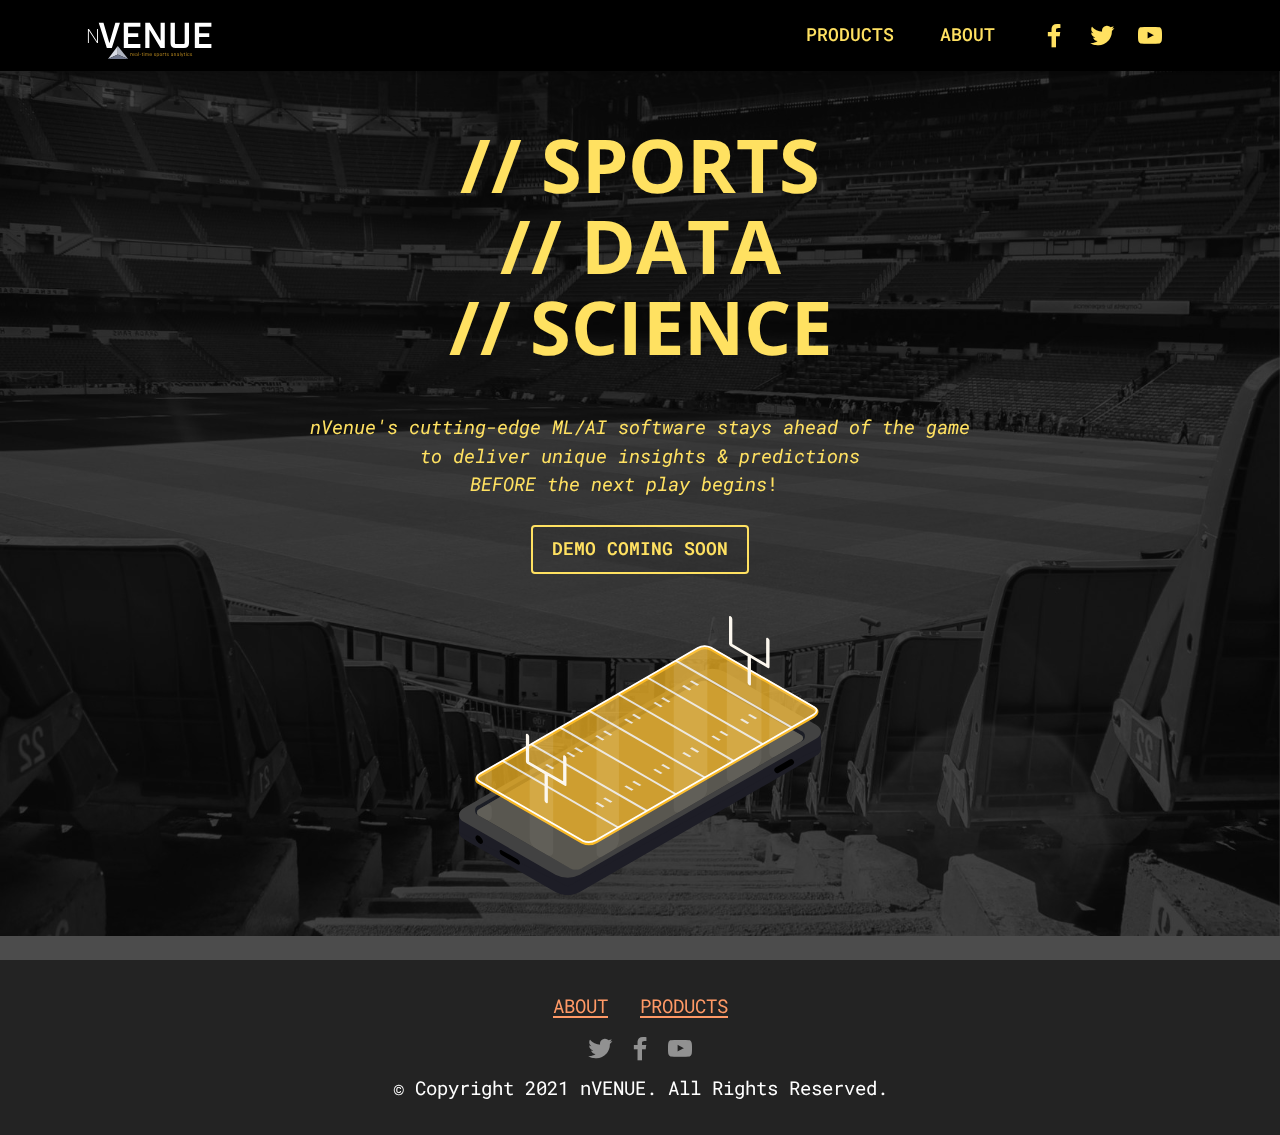
<file: index.html>
<!DOCTYPE html>
<html  >
<head>
  
  <meta charset="UTF-8">
  <meta http-equiv="X-UA-Compatible" content="IE=edge">
  
  <meta name="viewport" content="width=device-width, initial-scale=1, minimum-scale=1">
  <link rel="shortcut icon" href="assets/images/isometric-phone-gold-1.svg" type="image/x-icon">
  <meta name="description" content="nVenue uses data science connected to live sports to make awesome fan experiences. Our customers integrate our ready to go solutions --- saving dev time, costs, and getting awesome new tech in the market fast!">
  
  
  <title>Home</title>
  <link rel="stylesheet" href="assets/tether/tether.min.css">
  <link rel="stylesheet" href="assets/bootstrap/css/bootstrap.min.css">
  <link rel="stylesheet" href="assets/bootstrap/css/bootstrap-grid.min.css">
  <link rel="stylesheet" href="assets/bootstrap/css/bootstrap-reboot.min.css">
  <link rel="stylesheet" href="assets/dropdown/css/style.css">
  <link rel="stylesheet" href="assets/socicon/css/styles.css">
  <link rel="stylesheet" href="assets/theme/css/style.css">
  <link rel="preload" as="style" href="assets/mobirise/css/mbr-additional.css"><link rel="stylesheet" href="assets/mobirise/css/mbr-additional.css" type="text/css">
  
  
  
  
</head>
<body>
  
  <section class="menu menu3 cid-sribfBVKin" once="menu" id="menu3-2">
    
    <nav class="navbar navbar-dropdown navbar-fixed-top navbar-expand-lg">
        <div class="container">
            <div class="navbar-brand">
                <span class="navbar-logo">
                    <a href="index.html">
                        <img src="assets/images/nvenue-dark-transp.svg" alt="Nvenue" style="height: 3rem;">
                    </a>
                </span>
                
            </div>
            <button class="navbar-toggler" type="button" data-toggle="collapse" data-target="#navbarSupportedContent" aria-controls="navbarNavAltMarkup" aria-expanded="false" aria-label="Toggle navigation">
                <div class="hamburger">
                    <span></span>
                    <span></span>
                    <span></span>
                    <span></span>
                </div>
            </button>
            <div class="collapse navbar-collapse" id="navbarSupportedContent">
                <ul class="navbar-nav nav-dropdown nav-right" data-app-modern-menu="true"><li class="nav-item"><a class="nav-link link text-warning text-primary display-4" href="products.html">PRODUCTS</a></li>
                    <li class="nav-item"><a class="nav-link link text-warning text-primary display-4" href="about.html">
                            ABOUT</a></li></ul>
                <div class="icons-menu">
                    <a class="iconfont-wrapper" href="https://www.facebook.com/nVenueTech" target="_blank">
                        <span class="p-2 mbr-iconfont socicon-facebook socicon"></span>
                    </a>
                    <a class="iconfont-wrapper" href="https://twitter.com/nVenueTech" target="_blank">
                        <span class="p-2 mbr-iconfont socicon-twitter socicon"></span>
                    </a>
                    <a class="iconfont-wrapper" href="https://www.youtube.com/channel/UC1WYatjEeZc6ViQJWg4n_-w/about" target="_blank">
                        <span class="p-2 mbr-iconfont socicon-youtube socicon"></span>
                    </a>
                    
                </div>
                
            </div>
        </div>
    </nav>
</section>

<section class="header10 cid-sricUI3cXQ mbr-fullscreen mbr-parallax-background" id="header10-3">

    

    <div class="mbr-overlay" style="opacity: 0.7; background-color: rgb(0, 0, 0);"></div>

    <div class="align-center container-fluid">
        <div class="row justify-content-center">
            <div class="col-md-12 col-lg-9">
                <h1 class="mbr-section-title mbr-fonts-style mb-3 display-1"><strong>// SPORTS</strong><br><strong>// DATA</strong><br><strong>// SCIENCE</strong></h1>
                <p class="mbr-text mbr-fonts-style display-7"><em><br>nVenue's cutting-edge ML/AI software stays ahead of the game<br>to deliver unique insights &amp; predictions <br>BEFORE the next play begins</em>!&nbsp; &nbsp;<br></p>
                <div class="mbr-section-btn mt-3"><a class="btn btn-warning-outline display-4" href="#">DEMO COMING SOON</a></div>
                <div class="image-wrap mt-4">
                    <img src="assets/images/isometric-phone-gold.svg" alt="nVenue" title="">
                </div>
            </div>
        </div>
    </div>
</section>

<section class="footer3 cid-sricYdeTgD" once="footers" id="footer3-4">

    

    

    <div class="container">
        <div class="media-container-row align-center mbr-white">
            <div class="row row-links">
                <ul class="foot-menu">
                    
                    
                    
                    
                    
                <li class="foot-menu-item mbr-fonts-style display-7"><a href="about.html" class="text-primary">ABOUT</a></li><li class="foot-menu-item mbr-fonts-style display-7"><a href="products.html" class="text-primary">PRODUCTS</a></li></ul>
            </div>
            <div class="row social-row">
                <div class="social-list align-right pb-2">
                    
                    
                    
                    
                    
                    
                <div class="soc-item">
                        <a href="https://twitter.com/nVenueTech" target="_blank">
                            <span class="mbr-iconfont mbr-iconfont-social socicon-twitter socicon"></span>
                        </a>
                    </div><div class="soc-item">
                        <a href="https://www.facebook.com/nVenueTech" target="_blank">
                            <span class="mbr-iconfont mbr-iconfont-social socicon-facebook socicon"></span>
                        </a>
                    </div><div class="soc-item">
                        <a href="https://www.youtube.com/channel/UC1WYatjEeZc6ViQJWg4n_-w/about" target="_blank">
                            <span class="mbr-iconfont mbr-iconfont-social socicon-youtube socicon"></span>
                        </a>
                    </div></div>
            </div>
            <div class="row row-copirayt">
                <p class="mbr-text mb-0 mbr-fonts-style mbr-white align-center display-7">
                    © Copyright 2021 nVENUE. All Rights Reserved.
                </p>
            </div>
        </div>
    </div>
</section>


<script src="assets/web/assets/jquery/jquery.min.js"></script>
  <script src="assets/popper/popper.min.js"></script>
  <script src="assets/tether/tether.min.js"></script>
  <script src="assets/bootstrap/js/bootstrap.min.js"></script>
  <script src="assets/smoothscroll/smooth-scroll.js"></script>
  <script src="assets/dropdown/js/nav-dropdown.js"></script>
  <script src="assets/dropdown/js/navbar-dropdown.js"></script>
  <script src="assets/touchswipe/jquery.touch-swipe.min.js"></script>
  <script src="assets/parallax/jarallax.min.js"></script>
  <script src="assets/theme/js/script.js"></script>
  
  
  
</body>
</html>
</file>
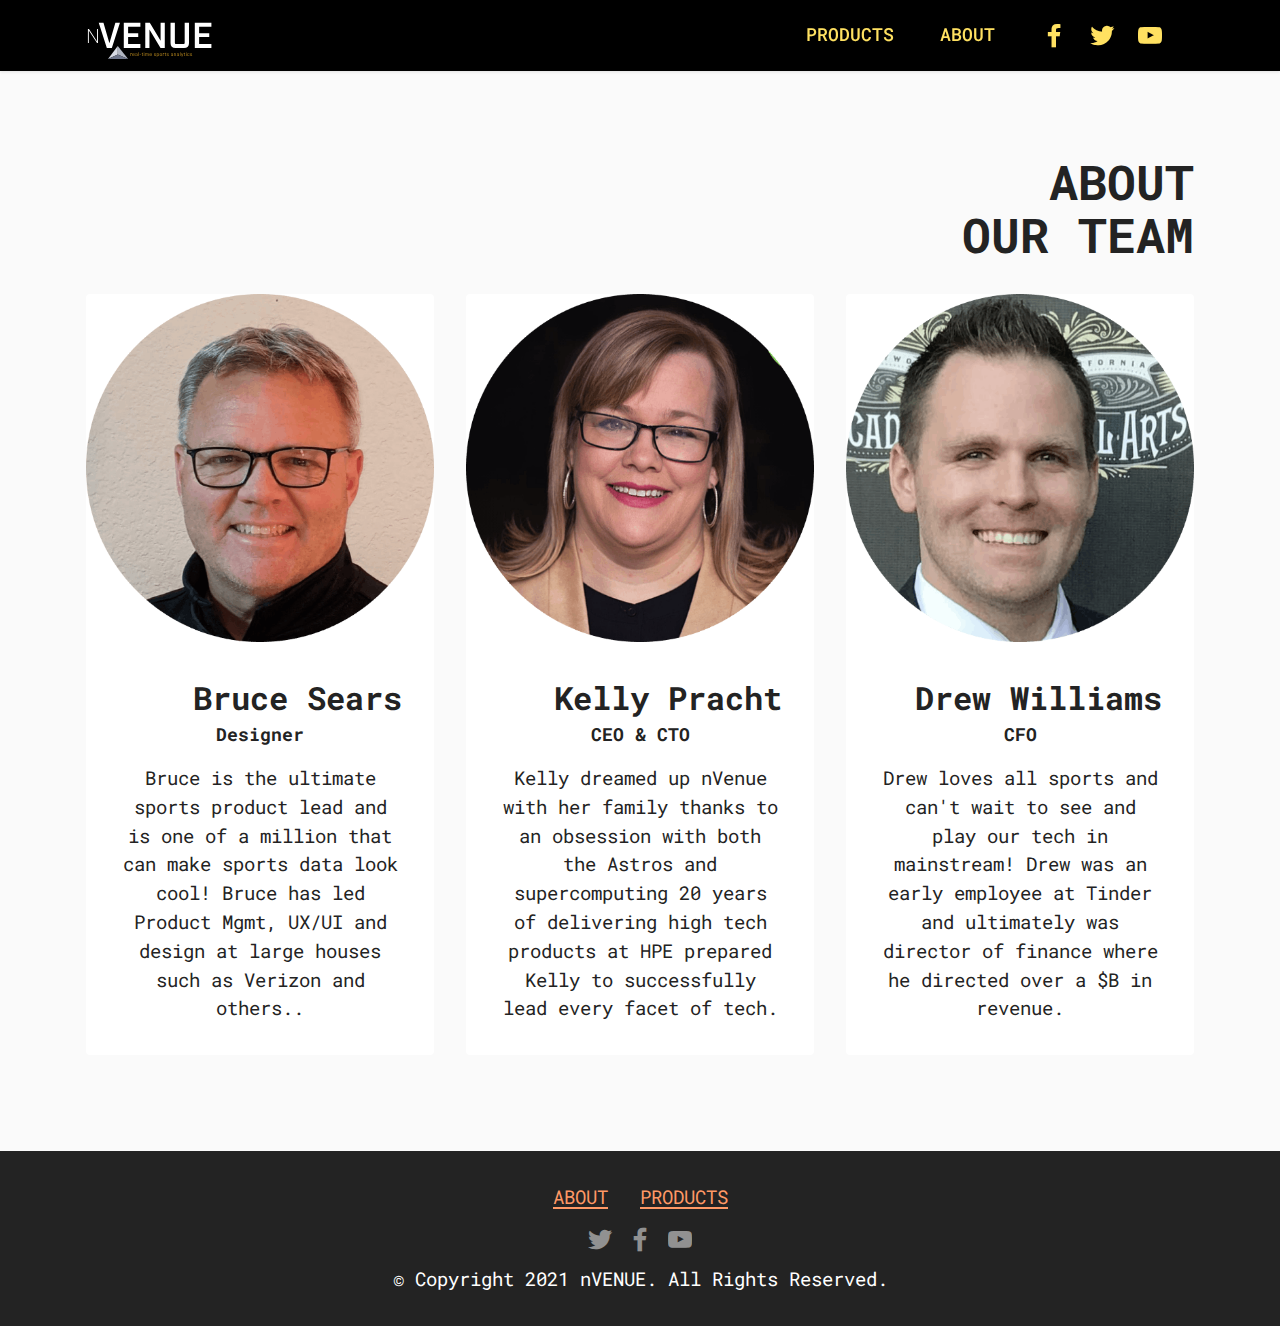
<file: about.html>
<!DOCTYPE html>
<html  >
<head>
  
  <meta charset="UTF-8">
  <meta http-equiv="X-UA-Compatible" content="IE=edge">
  
  <meta name="viewport" content="width=device-width, initial-scale=1, minimum-scale=1">
  <link rel="shortcut icon" href="assets/images/isometric-phone-gold-1.svg" type="image/x-icon">
  <meta name="description" content="nVenue uses data science connected to live sports to make awesome fan experiences. Our customers integrate our ready to go solutions --- saving dev time, costs, and getting awesome new tech in the market fast!">
  
  
  <title>ABOUT</title>
  <link rel="stylesheet" href="assets/tether/tether.min.css">
  <link rel="stylesheet" href="assets/bootstrap/css/bootstrap.min.css">
  <link rel="stylesheet" href="assets/bootstrap/css/bootstrap-grid.min.css">
  <link rel="stylesheet" href="assets/bootstrap/css/bootstrap-reboot.min.css">
  <link rel="stylesheet" href="assets/dropdown/css/style.css">
  <link rel="stylesheet" href="assets/socicon/css/styles.css">
  <link rel="stylesheet" href="assets/theme/css/style.css">
  <link rel="preload" as="style" href="assets/mobirise/css/mbr-additional.css"><link rel="stylesheet" href="assets/mobirise/css/mbr-additional.css" type="text/css">
  
  
  
  
</head>
<body>
  
  <section class="menu menu3 cid-srifZND3B9" once="menu" id="menu3-5">
    
    <nav class="navbar navbar-dropdown navbar-fixed-top navbar-expand-lg">
        <div class="container">
            <div class="navbar-brand">
                <span class="navbar-logo">
                    <a href="index.html">
                        <img src="assets/images/nvenue-dark-transp.svg" alt="Nvenue" style="height: 3rem;">
                    </a>
                </span>
                
            </div>
            <button class="navbar-toggler" type="button" data-toggle="collapse" data-target="#navbarSupportedContent" aria-controls="navbarNavAltMarkup" aria-expanded="false" aria-label="Toggle navigation">
                <div class="hamburger">
                    <span></span>
                    <span></span>
                    <span></span>
                    <span></span>
                </div>
            </button>
            <div class="collapse navbar-collapse" id="navbarSupportedContent">
                <ul class="navbar-nav nav-dropdown nav-right" data-app-modern-menu="true"><li class="nav-item"><a class="nav-link link text-warning text-primary display-4" href="products.html">PRODUCTS</a></li>
                    <li class="nav-item"><a class="nav-link link text-warning text-primary display-4" href="about.html">
                            ABOUT</a></li></ul>
                <div class="icons-menu">
                    <a class="iconfont-wrapper" href="https://www.facebook.com/nVenueTech" target="_blank">
                        <span class="p-2 mbr-iconfont socicon-facebook socicon"></span>
                    </a>
                    <a class="iconfont-wrapper" href="https://twitter.com/nVenueTech" target="_blank">
                        <span class="p-2 mbr-iconfont socicon-twitter socicon"></span>
                    </a>
                    <a class="iconfont-wrapper" href="https://www.youtube.com/channel/UC1WYatjEeZc6ViQJWg4n_-w/about" target="_blank">
                        <span class="p-2 mbr-iconfont socicon-youtube socicon"></span>
                    </a>
                    
                </div>
                
            </div>
        </div>
    </nav>
</section>

<section class="team1 cid-srig9LFdHQ" id="team1-b">
    

    
    <div class="container">
        <div class="row justify-content-center">
            <div class="col-12">
                <h3 class="mbr-section-title mbr-fonts-style align-center mb-4 display-2"><strong>ABOUT</strong><br><strong>OUR TEAM</strong></h3>
                
            </div>
            <div class="col-sm-6 col-lg-4">
                <div class="card-wrap">
                    <div class="image-wrap">
                        <img src="assets/images/bruce-512x512.png" alt="">
                    </div>
                    <div class="content-wrap">
                        <h5 class="mbr-section-title card-title mbr-fonts-style align-center m-0 display-5">
                            <strong>Bruce Sears</strong></h5>
                        <h6 class="mbr-role mbr-fonts-style align-center mb-3 display-4">
                            <strong>Designer</strong></h6>
                        <p class="card-text mbr-fonts-style align-center display-7">
                            Bruce is the ultimate sports product lead and is one of a million that can make sports data look cool! Bruce has led Product Mgmt, UX/UI and design at large houses such as Verizon and others..
                        </p>
                        
                        
                    </div>
                </div>
            </div>

            <div class="col-sm-6 col-lg-4">
                <div class="card-wrap">
                    <div class="image-wrap">
                        <img src="assets/images/kelly-512x512.png" alt="">
                    </div>
                    <div class="content-wrap">
                        <h5 class="mbr-section-title card-title mbr-fonts-style align-center m-0 display-5">
                            <strong>Kelly Pracht</strong></h5>
                        <h6 class="mbr-role mbr-fonts-style align-center mb-3 display-4">
                            <strong>CEO &amp; CTO</strong></h6>
                        <p class="card-text mbr-fonts-style align-center display-7">
                            Kelly dreamed up nVenue with her family thanks to an obsession with both the Astros and supercomputing 20 years of delivering high tech products at HPE prepared Kelly to successfully lead every facet of tech.
                        </p>
                        
                        
                    </div>
                </div>
            </div>

            <div class="col-sm-6 col-lg-4">
                <div class="card-wrap">
                    <div class="image-wrap">
                        <img src="assets/images/drew-512x512.png" alt="">
                    </div>
                    <div class="content-wrap">
                        <h5 class="mbr-section-title card-title mbr-fonts-style align-center m-0 display-5">
                            <strong>Drew Williams</strong></h5>
                        <h6 class="mbr-role mbr-fonts-style align-center mb-3 display-4">
                            <strong>CFO</strong></h6>
                        <p class="card-text mbr-fonts-style align-center display-7">Drew loves all sports and can't wait to see and play our tech in mainstream! Drew was an early employee at Tinder and ultimately was director of finance where he directed over a $B in revenue.</p>
                        
                        
                    </div>
                </div>
            </div>

            
        </div>
    </div>
</section>

<section class="footer3 cid-srifZOKHDJ" once="footers" id="footer3-7">

    

    

    <div class="container">
        <div class="media-container-row align-center mbr-white">
            <div class="row row-links">
                <ul class="foot-menu">
                    
                    
                    
                    
                    
                <li class="foot-menu-item mbr-fonts-style display-7"><a href="about.html" class="text-primary">ABOUT</a></li><li class="foot-menu-item mbr-fonts-style display-7"><a href="products.html" class="text-primary">PRODUCTS</a></li></ul>
            </div>
            <div class="row social-row">
                <div class="social-list align-right pb-2">
                    
                    
                    
                    
                    
                    
                <div class="soc-item">
                        <a href="https://twitter.com/nVenueTech" target="_blank">
                            <span class="mbr-iconfont mbr-iconfont-social socicon-twitter socicon"></span>
                        </a>
                    </div><div class="soc-item">
                        <a href="https://www.facebook.com/nVenueTech" target="_blank">
                            <span class="mbr-iconfont mbr-iconfont-social socicon-facebook socicon"></span>
                        </a>
                    </div><div class="soc-item">
                        <a href="https://www.youtube.com/channel/UC1WYatjEeZc6ViQJWg4n_-w/about" target="_blank">
                            <span class="mbr-iconfont mbr-iconfont-social socicon-youtube socicon"></span>
                        </a>
                    </div></div>
            </div>
            <div class="row row-copirayt">
                <p class="mbr-text mb-0 mbr-fonts-style mbr-white align-center display-7">
                    © Copyright 2021 nVENUE. All Rights Reserved.
                </p>
            </div>
        </div>
    </div>
</section>


<script src="assets/web/assets/jquery/jquery.min.js"></script>
  <script src="assets/popper/popper.min.js"></script>
  <script src="assets/tether/tether.min.js"></script>
  <script src="assets/bootstrap/js/bootstrap.min.js"></script>
  <script src="assets/smoothscroll/smooth-scroll.js"></script>
  <script src="assets/dropdown/js/nav-dropdown.js"></script>
  <script src="assets/dropdown/js/navbar-dropdown.js"></script>
  <script src="assets/touchswipe/jquery.touch-swipe.min.js"></script>
  <script src="assets/theme/js/script.js"></script>
  
  
  
</body>
</html>
</file>
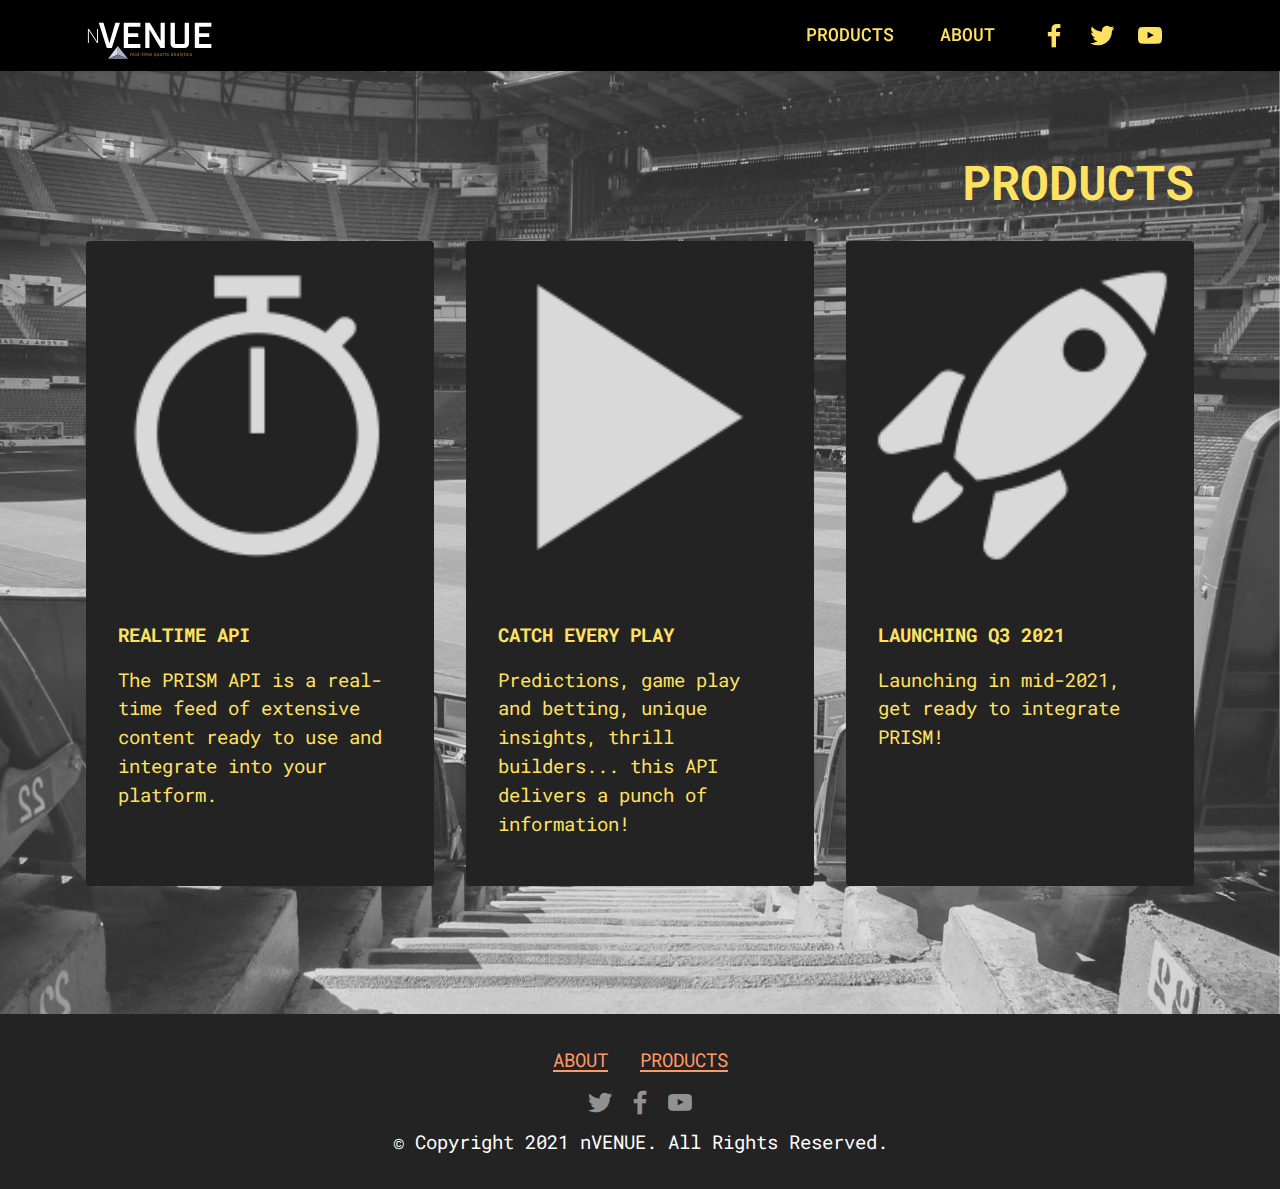
<file: products.html>
<!DOCTYPE html>
<html  >
<head>
  
  <meta charset="UTF-8">
  <meta http-equiv="X-UA-Compatible" content="IE=edge">
  
  <meta name="viewport" content="width=device-width, initial-scale=1, minimum-scale=1">
  <link rel="shortcut icon" href="assets/images/isometric-phone-gold-1.svg" type="image/x-icon">
  <meta name="description" content="nVenue uses data science connected to live sports to make awesome fan experiences. Our customers integrate our ready to go solutions --- saving dev time, costs, and getting awesome new tech in the market fast!">
  
  
  <title>PRODUCTS</title>
  <link rel="stylesheet" href="assets/tether/tether.min.css">
  <link rel="stylesheet" href="assets/bootstrap/css/bootstrap.min.css">
  <link rel="stylesheet" href="assets/bootstrap/css/bootstrap-grid.min.css">
  <link rel="stylesheet" href="assets/bootstrap/css/bootstrap-reboot.min.css">
  <link rel="stylesheet" href="assets/dropdown/css/style.css">
  <link rel="stylesheet" href="assets/socicon/css/styles.css">
  <link rel="stylesheet" href="assets/theme/css/style.css">
  <link rel="preload" as="style" href="assets/mobirise/css/mbr-additional.css"><link rel="stylesheet" href="assets/mobirise/css/mbr-additional.css" type="text/css">
  
  
  
  
</head>
<body>
  
  <section class="menu menu3 cid-srig14PTnK" once="menu" id="menu3-8">
    
    <nav class="navbar navbar-dropdown navbar-fixed-top navbar-expand-lg">
        <div class="container">
            <div class="navbar-brand">
                <span class="navbar-logo">
                    <a href="index.html">
                        <img src="assets/images/nvenue-dark-transp.svg" alt="Nvenue" style="height: 3rem;">
                    </a>
                </span>
                
            </div>
            <button class="navbar-toggler" type="button" data-toggle="collapse" data-target="#navbarSupportedContent" aria-controls="navbarNavAltMarkup" aria-expanded="false" aria-label="Toggle navigation">
                <div class="hamburger">
                    <span></span>
                    <span></span>
                    <span></span>
                    <span></span>
                </div>
            </button>
            <div class="collapse navbar-collapse" id="navbarSupportedContent">
                <ul class="navbar-nav nav-dropdown nav-right" data-app-modern-menu="true"><li class="nav-item"><a class="nav-link link text-warning text-primary display-4" href="products.html">PRODUCTS</a></li>
                    <li class="nav-item"><a class="nav-link link text-warning text-primary display-4" href="about.html">
                            ABOUT</a></li></ul>
                <div class="icons-menu">
                    <a class="iconfont-wrapper" href="https://www.facebook.com/nVenueTech" target="_blank">
                        <span class="p-2 mbr-iconfont socicon-facebook socicon"></span>
                    </a>
                    <a class="iconfont-wrapper" href="https://twitter.com/nVenueTech" target="_blank">
                        <span class="p-2 mbr-iconfont socicon-twitter socicon"></span>
                    </a>
                    <a class="iconfont-wrapper" href="https://www.youtube.com/channel/UC1WYatjEeZc6ViQJWg4n_-w/about" target="_blank">
                        <span class="p-2 mbr-iconfont socicon-youtube socicon"></span>
                    </a>
                    
                </div>
                
            </div>
        </div>
    </nav>
</section>

<section class="features3 cid-srihfs63nt" id="features3-d">
    
    <div class="mbr-overlay"></div>
    <div class="container">
        <div class="mbr-section-head">
            <h4 class="mbr-section-title mbr-fonts-style align-center mb-0 display-2"><strong>PRODUCTS</strong></h4>
            
        </div>
        <div class="row mt-4">
            <div class="item features-image сol-12 col-md-6 col-lg-4">
                <div class="item-wrapper">
                    <div class="item-img">
                        <img src="assets/images/stopwatch-152x152.png" alt="">
                    </div>
                    <div class="item-content">
                        <h5 class="item-title mbr-fonts-style display-7"><strong>REALTIME API</strong></h5>
                        
                        <p class="mbr-text mbr-fonts-style mt-3 display-7">The PRISM API is a real-time feed of extensive content ready to use and integrate into your platform.
<br></p>
                    </div>
                    
                </div>
            </div>
            <div class="item features-image сol-12 col-md-6 col-lg-4">
                <div class="item-wrapper">
                    <div class="item-img">
                        <img src="assets/images/play-152x152.png" alt="">
                    </div>
                    <div class="item-content">
                        <h5 class="item-title mbr-fonts-style display-7"><strong>CATCH EVERY PLAY</strong></h5>
                        
                        <p class="mbr-text mbr-fonts-style mt-3 display-7">Predictions, game play and betting, unique insights, thrill builders... this API delivers a punch of information!</p>
                    </div>
                    
                </div>
            </div>
            <div class="item features-image сol-12 col-md-6 col-lg-4">
                <div class="item-wrapper">
                    <div class="item-img">
                        <img src="assets/images/launch-152x152.png" alt="">
                    </div>
                    <div class="item-content">
                        <h5 class="item-title mbr-fonts-style display-7"><strong>LAUNCHING Q3 2021</strong></h5>
                        
                        <p class="mbr-text mbr-fonts-style mt-3 display-7">Launching in mid-2021, get ready to integrate PRISM!<br></p>
                    </div>
                    
                </div>
            </div>
        </div>
    </div>
</section>

<section class="footer3 cid-srig15E37U" once="footers" id="footer3-a">

    

    

    <div class="container">
        <div class="media-container-row align-center mbr-white">
            <div class="row row-links">
                <ul class="foot-menu">
                    
                    
                    
                    
                    
                <li class="foot-menu-item mbr-fonts-style display-7"><a href="about.html" class="text-primary">ABOUT</a></li><li class="foot-menu-item mbr-fonts-style display-7"><a href="products.html" class="text-primary">PRODUCTS</a></li></ul>
            </div>
            <div class="row social-row">
                <div class="social-list align-right pb-2">
                    
                    
                    
                    
                    
                    
                <div class="soc-item">
                        <a href="https://twitter.com/nVenueTech" target="_blank">
                            <span class="mbr-iconfont mbr-iconfont-social socicon-twitter socicon"></span>
                        </a>
                    </div><div class="soc-item">
                        <a href="https://www.facebook.com/nVenueTech" target="_blank">
                            <span class="mbr-iconfont mbr-iconfont-social socicon-facebook socicon"></span>
                        </a>
                    </div><div class="soc-item">
                        <a href="https://www.youtube.com/channel/UC1WYatjEeZc6ViQJWg4n_-w/about" target="_blank">
                            <span class="mbr-iconfont mbr-iconfont-social socicon-youtube socicon"></span>
                        </a>
                    </div></div>
            </div>
            <div class="row row-copirayt">
                <p class="mbr-text mb-0 mbr-fonts-style mbr-white align-center display-7">
                    © Copyright 2021 nVENUE. All Rights Reserved.
                </p>
            </div>
        </div>
    </div>
</section>


<script src="assets/web/assets/jquery/jquery.min.js"></script>
  <script src="assets/popper/popper.min.js"></script>
  <script src="assets/tether/tether.min.js"></script>
  <script src="assets/bootstrap/js/bootstrap.min.js"></script>
  <script src="assets/smoothscroll/smooth-scroll.js"></script>
  <script src="assets/dropdown/js/nav-dropdown.js"></script>
  <script src="assets/dropdown/js/navbar-dropdown.js"></script>
  <script src="assets/touchswipe/jquery.touch-swipe.min.js"></script>
  <script src="assets/theme/js/script.js"></script>
  
  
  
</body>
</html>
</file>
<file: assets/dropdown/css/style.css>
.navbar-dropdown {
  left: 0;
  padding: 0;
  position: absolute;
  right: 0;
  top: 0;
  transition: all 0.45s ease;
  z-index: 1030;
  background: #282828; }
  .navbar-dropdown .navbar-logo {
    margin-right: 0.8rem;
    transition: margin 0.3s ease-in-out;
    vertical-align: middle; }
    .navbar-dropdown .navbar-logo img {
      height: 3.125rem;
      transition: all 0.3s ease-in-out; }
    .navbar-dropdown .navbar-logo.mbr-iconfont {
      font-size: 3.125rem;
      line-height: 3.125rem; }
  .navbar-dropdown .navbar-caption {
    font-weight: 700;
    white-space: normal;
    vertical-align: -4px;
    line-height: 3.125rem !important; }
    .navbar-dropdown .navbar-caption, .navbar-dropdown .navbar-caption:hover {
      color: inherit;
      text-decoration: none; }
  .navbar-dropdown .mbr-iconfont + .navbar-caption {
    vertical-align: -1px; }
  .navbar-dropdown.navbar-fixed-top {
    position: fixed; }
  .navbar-dropdown .navbar-brand span {
    vertical-align: -4px; }
  .navbar-dropdown.bg-color.transparent {
    background: none; }
  .navbar-dropdown.navbar-short .navbar-brand {
    padding: 0.625rem 0; }
    .navbar-dropdown.navbar-short .navbar-brand span {
      vertical-align: -1px; }
  .navbar-dropdown.navbar-short .navbar-caption {
    line-height: 2.375rem !important;
    vertical-align: -2px; }
  .navbar-dropdown.navbar-short .navbar-logo {
    margin-right: 0.5rem; }
    .navbar-dropdown.navbar-short .navbar-logo img {
      height: 2.375rem; }
    .navbar-dropdown.navbar-short .navbar-logo.mbr-iconfont {
      font-size: 2.375rem;
      line-height: 2.375rem; }
  .navbar-dropdown.navbar-short .mbr-table-cell {
    height: 3.625rem; }
  .navbar-dropdown .navbar-close {
    left: 0.6875rem;
    position: fixed;
    top: 0.75rem;
    z-index: 1000; }
  .navbar-dropdown .hamburger-icon {
    content: "";
    display: inline-block;
    vertical-align: middle;
    width: 16px;
    -webkit-box-shadow: 0 -6px 0 1px #282828,0 0 0 1px #282828,0 6px 0 1px #282828;
    -moz-box-shadow: 0 -6px 0 1px #282828,0 0 0 1px #282828,0 6px 0 1px #282828;
    box-shadow: 0 -6px 0 1px #282828,0 0 0 1px #282828,0 6px 0 1px #282828; }

.dropdown-menu .dropdown-toggle[data-toggle="dropdown-submenu"]::after {
  border-bottom: 0.35em solid transparent;
  border-left: 0.35em solid;
  border-right: 0;
  border-top: 0.35em solid transparent;
  margin-left: 0.3rem; }

.dropdown-menu .dropdown-item:focus {
  outline: 0; }

.nav-dropdown {
  font-size: 0.75rem;
  font-weight: 500;
  height: auto !important; }
  .nav-dropdown .nav-btn {
    padding-left: 1rem; }
  .nav-dropdown .link {
    margin: .667em 1.667em;
    font-weight: 500;
    padding: 0;
    transition: color .2s ease-in-out; }
    .nav-dropdown .link.dropdown-toggle {
      margin-right: 2.583em; }
      .nav-dropdown .link.dropdown-toggle::after {
        margin-left: .25rem;
        border-top: 0.35em solid;
        border-right: 0.35em solid transparent;
        border-left: 0.35em solid transparent;
        border-bottom: 0; }
      .nav-dropdown .link.dropdown-toggle[aria-expanded="true"] {
        margin: 0;
        padding: 0.667em 3.263em  0.667em 1.667em; }
  .nav-dropdown .link::after,
  .nav-dropdown .dropdown-item::after {
    color: inherit; }
  .nav-dropdown .btn {
    font-size: 0.75rem;
    font-weight: 700;
    letter-spacing: 0;
    margin-bottom: 0;
    padding-left: 1.25rem;
    padding-right: 1.25rem; }
  .nav-dropdown .dropdown-menu {
    border-radius: 0;
    border: 0;
    left: 0;
    margin: 0;
    padding-bottom: 1.25rem;
    padding-top: 1.25rem;
    position: relative; }
  .nav-dropdown .dropdown-submenu {
    margin-left: 0.125rem;
    top: 0; }
  .nav-dropdown .dropdown-item {
    font-weight: 500;
    line-height: 2;
    padding: 0.3846em 4.615em 0.3846em 1.5385em;
    position: relative;
    transition: color .2s ease-in-out, background-color .2s ease-in-out; }
    .nav-dropdown .dropdown-item::after {
      margin-top: -0.3077em;
      position: absolute;
      right: 1.1538em;
      top: 50%; }
    .nav-dropdown .dropdown-item:focus, .nav-dropdown .dropdown-item:hover {
      background: none; }

@media (max-width: 767px) {
  .nav-dropdown.navbar-toggleable-sm {
    bottom: 0;
    display: none;
    left: 0;
    overflow-x: hidden;
    position: fixed;
    top: 0;
    transform: translateX(-100%);
    -ms-transform: translateX(-100%);
    -webkit-transform: translateX(-100%);
    width: 18.75rem;
    z-index: 999; } }
.nav-dropdown.navbar-toggleable-xl {
  bottom: 0;
  display: none;
  left: 0;
  overflow-x: hidden;
  position: fixed;
  top: 0;
  transform: translateX(-100%);
  -ms-transform: translateX(-100%);
  -webkit-transform: translateX(-100%);
  width: 18.75rem;
  z-index: 999; }

.nav-dropdown-sm {
  display: block !important;
  overflow-x: hidden;
  overflow: auto;
  padding-top: 3.875rem; }
  .nav-dropdown-sm::after {
    content: "";
    display: block;
    height: 3rem;
    width: 100%; }
  .nav-dropdown-sm.collapse.in ~ .navbar-close {
    display: block !important; }
  .nav-dropdown-sm.collapsing, .nav-dropdown-sm.collapse.in {
    transform: translateX(0);
    -ms-transform: translateX(0);
    -webkit-transform: translateX(0);
    transition: all 0.25s ease-out;
    -webkit-transition: all 0.25s ease-out;
    background: #282828; }
  .nav-dropdown-sm.collapsing[aria-expanded="false"] {
    transform: translateX(-100%);
    -ms-transform: translateX(-100%);
    -webkit-transform: translateX(-100%); }
  .nav-dropdown-sm .nav-item {
    display: block;
    margin-left: 0 !important;
    padding-left: 0; }
  .nav-dropdown-sm .link,
  .nav-dropdown-sm .dropdown-item {
    border-top: 1px dotted rgba(255, 255, 255, 0.1);
    font-size: 0.8125rem;
    line-height: 1.6;
    margin: 0 !important;
    padding: 0.875rem 2.4rem 0.875rem 1.5625rem !important;
    position: relative;
    white-space: normal; }
    .nav-dropdown-sm .link:focus, .nav-dropdown-sm .link:hover,
    .nav-dropdown-sm .dropdown-item:focus,
    .nav-dropdown-sm .dropdown-item:hover {
      background: rgba(0, 0, 0, 0.2) !important;
      color: #c0a375; }
  .nav-dropdown-sm .nav-btn {
    position: relative;
    padding: 1.5625rem 1.5625rem 0 1.5625rem; }
    .nav-dropdown-sm .nav-btn::before {
      border-top: 1px dotted rgba(255, 255, 255, 0.1);
      content: "";
      left: 0;
      position: absolute;
      top: 0;
      width: 100%; }
    .nav-dropdown-sm .nav-btn + .nav-btn {
      padding-top: 0.625rem; }
      .nav-dropdown-sm .nav-btn + .nav-btn::before {
        display: none; }
  .nav-dropdown-sm .btn {
    padding: 0.625rem 0; }
  .nav-dropdown-sm .dropdown-toggle[data-toggle="dropdown-submenu"]::after {
    margin-left: .25rem;
    border-top: 0.35em solid;
    border-right: 0.35em solid transparent;
    border-left: 0.35em solid transparent;
    border-bottom: 0; }
  .nav-dropdown-sm .dropdown-toggle[data-toggle="dropdown-submenu"][aria-expanded="true"]::after {
    border-top: 0;
    border-right: 0.35em solid transparent;
    border-left: 0.35em solid transparent;
    border-bottom: 0.35em solid; }
  .nav-dropdown-sm .dropdown-menu {
    margin: 0;
    padding: 0;
    position: relative;
    top: 0;
    left: 0;
    width: 100%;
    border: 0;
    float: none;
    border-radius: 0;
    background: none; }
  .nav-dropdown-sm .dropdown-submenu {
    left: 100%;
    margin-left: 0.125rem;
    margin-top: -1.25rem;
    top: 0; }

.navbar-toggleable-sm .nav-dropdown .dropdown-menu {
  position: absolute; }

.navbar-toggleable-sm .nav-dropdown .dropdown-submenu {
  left: 100%;
  margin-left: 0.125rem;
  margin-top: -1.25rem;
  top: 0; }

.navbar-toggleable-sm.opened .nav-dropdown .dropdown-menu {
  position: relative; }

.navbar-toggleable-sm.opened .nav-dropdown .dropdown-submenu {
  left: 0;
  margin-left: 00rem;
  margin-top: 0rem;
  top: 0; }

.is-builder .nav-dropdown.collapsing {
  transition: none !important; }

/*# sourceMappingURL=style.css.map */
</file>
<file: assets/socicon/css/styles.css>
@charset "UTF-8";

@font-face {
  font-family: 'Socicon';
  src:  url('../fonts/socicon.eot');
  src:  url('../fonts/socicon.eot?#iefix') format('embedded-opentype'),
    url('../fonts/socicon.woff2') format('woff2'),
    url('../fonts/socicon.ttf') format('truetype'),
    url('../fonts/socicon.woff') format('woff'),
    url('../fonts/socicon.svg#socicon') format('svg');
  font-weight: normal;
  font-style: normal;
  font-display: swap;
}

[data-icon]:before {
  font-family: "socicon" !important;
  content: attr(data-icon);
  font-style: normal !important;
  font-weight: normal !important;
  font-variant: normal !important;
  text-transform: none !important;
  speak: none;
  line-height: 1;
  -webkit-font-smoothing: antialiased;
  -moz-osx-font-smoothing: grayscale;
}

[class^="socicon-"], [class*=" socicon-"] {
  /* use !important to prevent issues with browser extensions that change fonts */
  font-family: 'Socicon' !important;
  speak: none;
  font-style: normal;
  font-weight: normal;
  font-variant: normal;
  text-transform: none;
  line-height: 1;

  /* Better Font Rendering =========== */
  -webkit-font-smoothing: antialiased;
  -moz-osx-font-smoothing: grayscale;
}

.socicon-eitaa:before {
  content: "\e97c";
}
.socicon-soroush:before {
  content: "\e97d";
}
.socicon-bale:before {
  content: "\e97e";
}
.socicon-zazzle:before {
  content: "\e97b";
}
.socicon-society6:before {
  content: "\e97a";
}
.socicon-redbubble:before {
  content: "\e979";
}
.socicon-avvo:before {
  content: "\e978";
}
.socicon-stitcher:before {
  content: "\e977";
}
.socicon-googlehangouts:before {
  content: "\e974";
}
.socicon-dlive:before {
  content: "\e975";
}
.socicon-vsco:before {
  content: "\e976";
}
.socicon-flipboard:before {
  content: "\e973";
}
.socicon-ubuntu:before {
  content: "\e958";
}
.socicon-artstation:before {
  content: "\e959";
}
.socicon-invision:before {
  content: "\e95a";
}
.socicon-torial:before {
  content: "\e95b";
}
.socicon-collectorz:before {
  content: "\e95c";
}
.socicon-seenthis:before {
  content: "\e95d";
}
.socicon-googleplaymusic:before {
  content: "\e95e";
}
.socicon-debian:before {
  content: "\e95f";
}
.socicon-filmfreeway:before {
  content: "\e960";
}
.socicon-gnome:before {
  content: "\e961";
}
.socicon-itchio:before {
  content: "\e962";
}
.socicon-jamendo:before {
  content: "\e963";
}
.socicon-mix:before {
  content: "\e964";
}
.socicon-sharepoint:before {
  content: "\e965";
}
.socicon-tinder:before {
  content: "\e966";
}
.socicon-windguru:before {
  content: "\e967";
}
.socicon-cdbaby:before {
  content: "\e968";
}
.socicon-elementaryos:before {
  content: "\e969";
}
.socicon-stage32:before {
  content: "\e96a";
}
.socicon-tiktok:before {
  content: "\e96b";
}
.socicon-gitter:before {
  content: "\e96c";
}
.socicon-letterboxd:before {
  content: "\e96d";
}
.socicon-threema:before {
  content: "\e96e";
}
.socicon-splice:before {
  content: "\e96f";
}
.socicon-metapop:before {
  content: "\e970";
}
.socicon-naver:before {
  content: "\e971";
}
.socicon-remote:before {
  content: "\e972";
}
.socicon-internet:before {
  content: "\e957";
}
.socicon-moddb:before {
  content: "\e94b";
}
.socicon-indiedb:before {
  content: "\e94c";
}
.socicon-traxsource:before {
  content: "\e94d";
}
.socicon-gamefor:before {
  content: "\e94e";
}
.socicon-pixiv:before {
  content: "\e94f";
}
.socicon-myanimelist:before {
  content: "\e950";
}
.socicon-blackberry:before {
  content: "\e951";
}
.socicon-wickr:before {
  content: "\e952";
}
.socicon-spip:before {
  content: "\e953";
}
.socicon-napster:before {
  content: "\e954";
}
.socicon-beatport:before {
  content: "\e955";
}
.socicon-hackerone:before {
  content: "\e956";
}
.socicon-hackernews:before {
  content: "\e946";
}
.socicon-smashwords:before {
  content: "\e947";
}
.socicon-kobo:before {
  content: "\e948";
}
.socicon-bookbub:before {
  content: "\e949";
}
.socicon-mailru:before {
  content: "\e94a";
}
.socicon-gitlab:before {
  content: "\e945";
}
.socicon-instructables:before {
  content: "\e944";
}
.socicon-portfolio:before {
  content: "\e943";
}
.socicon-codered:before {
  content: "\e940";
}
.socicon-origin:before {
  content: "\e941";
}
.socicon-nextdoor:before {
  content: "\e942";
}
.socicon-udemy:before {
  content: "\e93f";
}
.socicon-livemaster:before {
  content: "\e93e";
}
.socicon-crunchbase:before {
  content: "\e93b";
}
.socicon-homefy:before {
  content: "\e93c";
}
.socicon-calendly:before {
  content: "\e93d";
}
.socicon-realtor:before {
  content: "\e90f";
}
.socicon-tidal:before {
  content: "\e910";
}
.socicon-qobuz:before {
  content: "\e911";
}
.socicon-natgeo:before {
  content: "\e912";
}
.socicon-mastodon:before {
  content: "\e913";
}
.socicon-unsplash:before {
  content: "\e914";
}
.socicon-homeadvisor:before {
  content: "\e915";
}
.socicon-angieslist:before {
  content: "\e916";
}
.socicon-codepen:before {
  content: "\e917";
}
.socicon-slack:before {
  content: "\e918";
}
.socicon-openaigym:before {
  content: "\e919";
}
.socicon-logmein:before {
  content: "\e91a";
}
.socicon-fiverr:before {
  content: "\e91b";
}
.socicon-gotomeeting:before {
  content: "\e91c";
}
.socicon-aliexpress:before {
  content: "\e91d";
}
.socicon-guru:before {
  content: "\e91e";
}
.socicon-appstore:before {
  content: "\e91f";
}
.socicon-homes:before {
  content: "\e920";
}
.socicon-zoom:before {
  content: "\e921";
}
.socicon-alibaba:before {
  content: "\e922";
}
.socicon-craigslist:before {
  content: "\e923";
}
.socicon-wix:before {
  content: "\e924";
}
.socicon-redfin:before {
  content: "\e925";
}
.socicon-googlecalendar:before {
  content: "\e926";
}
.socicon-shopify:before {
  content: "\e927";
}
.socicon-freelancer:before {
  content: "\e928";
}
.socicon-seedrs:before {
  content: "\e929";
}
.socicon-bing:before {
  content: "\e92a";
}
.socicon-doodle:before {
  content: "\e92b";
}
.socicon-bonanza:before {
  content: "\e92c";
}
.socicon-squarespace:before {
  content: "\e92d";
}
.socicon-toptal:before {
  content: "\e92e";
}
.socicon-gust:before {
  content: "\e92f";
}
.socicon-ask:before {
  content: "\e930";
}
.socicon-trulia:before {
  content: "\e931";
}
.socicon-loomly:before {
  content: "\e932";
}
.socicon-ghost:before {
  content: "\e933";
}
.socicon-upwork:before {
  content: "\e934";
}
.socicon-fundable:before {
  content: "\e935";
}
.socicon-booking:before {
  content: "\e936";
}
.socicon-googlemaps:before {
  content: "\e937";
}
.socicon-zillow:before {
  content: "\e938";
}
.socicon-niconico:before {
  content: "\e939";
}
.socicon-toneden:before {
  content: "\e93a";
}
.socicon-augment:before {
  content: "\e908";
}
.socicon-bitbucket:before {
  content: "\e909";
}
.socicon-fyuse:before {
  content: "\e90a";
}
.socicon-yt-gaming:before {
  content: "\e90b";
}
.socicon-sketchfab:before {
  content: "\e90c";
}
.socicon-mobcrush:before {
  content: "\e90d";
}
.socicon-microsoft:before {
  content: "\e90e";
}
.socicon-pandora:before {
  content: "\e907";
}
.socicon-messenger:before {
  content: "\e906";
}
.socicon-gamewisp:before {
  content: "\e905";
}
.socicon-bloglovin:before {
  content: "\e904";
}
.socicon-tunein:before {
  content: "\e903";
}
.socicon-gamejolt:before {
  content: "\e901";
}
.socicon-trello:before {
  content: "\e902";
}
.socicon-spreadshirt:before {
  content: "\e900";
}
.socicon-500px:before {
  content: "\e000";
}
.socicon-8tracks:before {
  content: "\e001";
}
.socicon-airbnb:before {
  content: "\e002";
}
.socicon-alliance:before {
  content: "\e003";
}
.socicon-amazon:before {
  content: "\e004";
}
.socicon-amplement:before {
  content: "\e005";
}
.socicon-android:before {
  content: "\e006";
}
.socicon-angellist:before {
  content: "\e007";
}
.socicon-apple:before {
  content: "\e008";
}
.socicon-appnet:before {
  content: "\e009";
}
.socicon-baidu:before {
  content: "\e00a";
}
.socicon-bandcamp:before {
  content: "\e00b";
}
.socicon-battlenet:before {
  content: "\e00c";
}
.socicon-mixer:before {
  content: "\e00d";
}
.socicon-bebee:before {
  content: "\e00e";
}
.socicon-bebo:before {
  content: "\e00f";
}
.socicon-behance:before {
  content: "\e010";
}
.socicon-blizzard:before {
  content: "\e011";
}
.socicon-blogger:before {
  content: "\e012";
}
.socicon-buffer:before {
  content: "\e013";
}
.socicon-chrome:before {
  content: "\e014";
}
.socicon-coderwall:before {
  content: "\e015";
}
.socicon-curse:before {
  content: "\e016";
}
.socicon-dailymotion:before {
  content: "\e017";
}
.socicon-deezer:before {
  content: "\e018";
}
.socicon-delicious:before {
  content: "\e019";
}
.socicon-deviantart:before {
  content: "\e01a";
}
.socicon-diablo:before {
  content: "\e01b";
}
.socicon-digg:before {
  content: "\e01c";
}
.socicon-discord:before {
  content: "\e01d";
}
.socicon-disqus:before {
  content: "\e01e";
}
.socicon-douban:before {
  content: "\e01f";
}
.socicon-draugiem:before {
  content: "\e020";
}
.socicon-dribbble:before {
  content: "\e021";
}
.socicon-drupal:before {
  content: "\e022";
}
.socicon-ebay:before {
  content: "\e023";
}
.socicon-ello:before {
  content: "\e024";
}
.socicon-endomodo:before {
  content: "\e025";
}
.socicon-envato:before {
  content: "\e026";
}
.socicon-etsy:before {
  content: "\e027";
}
.socicon-facebook:before {
  content: "\e028";
}
.socicon-feedburner:before {
  content: "\e029";
}
.socicon-filmweb:before {
  content: "\e02a";
}
.socicon-firefox:before {
  content: "\e02b";
}
.socicon-flattr:before {
  content: "\e02c";
}
.socicon-flickr:before {
  content: "\e02d";
}
.socicon-formulr:before {
  content: "\e02e";
}
.socicon-forrst:before {
  content: "\e02f";
}
.socicon-foursquare:before {
  content: "\e030";
}
.socicon-friendfeed:before {
  content: "\e031";
}
.socicon-github:before {
  content: "\e032";
}
.socicon-goodreads:before {
  content: "\e033";
}
.socicon-google:before {
  content: "\e034";
}
.socicon-googlescholar:before {
  content: "\e035";
}
.socicon-googlegroups:before {
  content: "\e036";
}
.socicon-googlephotos:before {
  content: "\e037";
}
.socicon-googleplus:before {
  content: "\e038";
}
.socicon-grooveshark:before {
  content: "\e039";
}
.socicon-hackerrank:before {
  content: "\e03a";
}
.socicon-hearthstone:before {
  content: "\e03b";
}
.socicon-hellocoton:before {
  content: "\e03c";
}
.socicon-heroes:before {
  content: "\e03d";
}
.socicon-smashcast:before {
  content: "\e03e";
}
.socicon-horde:before {
  content: "\e03f";
}
.socicon-houzz:before {
  content: "\e040";
}
.socicon-icq:before {
  content: "\e041";
}
.socicon-identica:before {
  content: "\e042";
}
.socicon-imdb:before {
  content: "\e043";
}
.socicon-instagram:before {
  content: "\e044";
}
.socicon-issuu:before {
  content: "\e045";
}
.socicon-istock:before {
  content: "\e046";
}
.socicon-itunes:before {
  content: "\e047";
}
.socicon-keybase:before {
  content: "\e048";
}
.socicon-lanyrd:before {
  content: "\e049";
}
.socicon-lastfm:before {
  content: "\e04a";
}
.socicon-line:before {
  content: "\e04b";
}
.socicon-linkedin:before {
  content: "\e04c";
}
.socicon-livejournal:before {
  content: "\e04d";
}
.socicon-lyft:before {
  content: "\e04e";
}
.socicon-macos:before {
  content: "\e04f";
}
.socicon-mail:before {
  content: "\e050";
}
.socicon-medium:before {
  content: "\e051";
}
.socicon-meetup:before {
  content: "\e052";
}
.socicon-mixcloud:before {
  content: "\e053";
}
.socicon-modelmayhem:before {
  content: "\e054";
}
.socicon-mumble:before {
  content: "\e055";
}
.socicon-myspace:before {
  content: "\e056";
}
.socicon-newsvine:before {
  content: "\e057";
}
.socicon-nintendo:before {
  content: "\e058";
}
.socicon-npm:before {
  content: "\e059";
}
.socicon-odnoklassniki:before {
  content: "\e05a";
}
.socicon-openid:before {
  content: "\e05b";
}
.socicon-opera:before {
  content: "\e05c";
}
.socicon-outlook:before {
  content: "\e05d";
}
.socicon-overwatch:before {
  content: "\e05e";
}
.socicon-patreon:before {
  content: "\e05f";
}
.socicon-paypal:before {
  content: "\e060";
}
.socicon-periscope:before {
  content: "\e061";
}
.socicon-persona:before {
  content: "\e062";
}
.socicon-pinterest:before {
  content: "\e063";
}
.socicon-play:before {
  content: "\e064";
}
.socicon-player:before {
  content: "\e065";
}
.socicon-playstation:before {
  content: "\e066";
}
.socicon-pocket:before {
  content: "\e067";
}
.socicon-qq:before {
  content: "\e068";
}
.socicon-quora:before {
  content: "\e069";
}
.socicon-raidcall:before {
  content: "\e06a";
}
.socicon-ravelry:before {
  content: "\e06b";
}
.socicon-reddit:before {
  content: "\e06c";
}
.socicon-renren:before {
  content: "\e06d";
}
.socicon-researchgate:before {
  content: "\e06e";
}
.socicon-residentadvisor:before {
  content: "\e06f";
}
.socicon-reverbnation:before {
  content: "\e070";
}
.socicon-rss:before {
  content: "\e071";
}
.socicon-sharethis:before {
  content: "\e072";
}
.socicon-skype:before {
  content: "\e073";
}
.socicon-slideshare:before {
  content: "\e074";
}
.socicon-smugmug:before {
  content: "\e075";
}
.socicon-snapchat:before {
  content: "\e076";
}
.socicon-songkick:before {
  content: "\e077";
}
.socicon-soundcloud:before {
  content: "\e078";
}
.socicon-spotify:before {
  content: "\e079";
}
.socicon-stackexchange:before {
  content: "\e07a";
}
.socicon-stackoverflow:before {
  content: "\e07b";
}
.socicon-starcraft:before {
  content: "\e07c";
}
.socicon-stayfriends:before {
  content: "\e07d";
}
.socicon-steam:before {
  content: "\e07e";
}
.socicon-storehouse:before {
  content: "\e07f";
}
.socicon-strava:before {
  content: "\e080";
}
.socicon-streamjar:before {
  content: "\e081";
}
.socicon-stumbleupon:before {
  content: "\e082";
}
.socicon-swarm:before {
  content: "\e083";
}
.socicon-teamspeak:before {
  content: "\e084";
}
.socicon-teamviewer:before {
  content: "\e085";
}
.socicon-technorati:before {
  content: "\e086";
}
.socicon-telegram:before {
  content: "\e087";
}
.socicon-tripadvisor:before {
  content: "\e088";
}
.socicon-tripit:before {
  content: "\e089";
}
.socicon-triplej:before {
  content: "\e08a";
}
.socicon-tumblr:before {
  content: "\e08b";
}
.socicon-twitch:before {
  content: "\e08c";
}
.socicon-twitter:before {
  content: "\e08d";
}
.socicon-uber:before {
  content: "\e08e";
}
.socicon-ventrilo:before {
  content: "\e08f";
}
.socicon-viadeo:before {
  content: "\e090";
}
.socicon-viber:before {
  content: "\e091";
}
.socicon-viewbug:before {
  content: "\e092";
}
.socicon-vimeo:before {
  content: "\e093";
}
.socicon-vine:before {
  content: "\e094";
}
.socicon-vkontakte:before {
  content: "\e095";
}
.socicon-warcraft:before {
  content: "\e096";
}
.socicon-wechat:before {
  content: "\e097";
}
.socicon-weibo:before {
  content: "\e098";
}
.socicon-whatsapp:before {
  content: "\e099";
}
.socicon-wikipedia:before {
  content: "\e09a";
}
.socicon-windows:before {
  content: "\e09b";
}
.socicon-wordpress:before {
  content: "\e09c";
}
.socicon-wykop:before {
  content: "\e09d";
}
.socicon-xbox:before {
  content: "\e09e";
}
.socicon-xing:before {
  content: "\e09f";
}
.socicon-yahoo:before {
  content: "\e0a0";
}
.socicon-yammer:before {
  content: "\e0a1";
}
.socicon-yandex:before {
  content: "\e0a2";
}
.socicon-yelp:before {
  content: "\e0a3";
}
.socicon-younow:before {
  content: "\e0a4";
}
.socicon-youtube:before {
  content: "\e0a5";
}
.socicon-zapier:before {
  content: "\e0a6";
}
.socicon-zerply:before {
  content: "\e0a7";
}
.socicon-zomato:before {
  content: "\e0a8";
}
.socicon-zynga:before {
  content: "\e0a9";
}
</file>
<file: assets/theme/css/style.css>
@charset "UTF-8";
section {
  background-color: #ffffff;
}

body {
  font-style: normal;
  line-height: 1.5;
  font-weight: 400;
  color: #232323;
  position: relative;
}

section,
.container,
.container-fluid {
  position: relative;
  word-wrap: break-word;
}

a.mbr-iconfont:hover {
  text-decoration: none;
}

.article .lead p,
.article .lead ul,
.article .lead ol,
.article .lead pre,
.article .lead blockquote {
  margin-bottom: 0;
}

a {
  font-style: normal;
  font-weight: 400;
  cursor: pointer;
}
a, a:hover {
  text-decoration: none;
}

.mbr-section-title {
  font-style: normal;
  line-height: 1.3;
}

.mbr-section-subtitle {
  line-height: 1.3;
}

.mbr-text {
  font-style: normal;
  line-height: 1.7;
}

h1,
h2,
h3,
h4,
h5,
h6,
.display-1,
.display-2,
.display-4,
.display-5,
.display-7,
span,
p,
a {
  line-height: 1;
  word-break: break-word;
  word-wrap: break-word;
  font-weight: 400;
}

b,
strong {
  font-weight: bold;
}

input:-webkit-autofill, input:-webkit-autofill:hover, input:-webkit-autofill:focus, input:-webkit-autofill:active {
  transition-delay: 9999s;
  -webkit-transition-property: background-color, color;
  transition-property: background-color, color;
}

textarea[type=hidden] {
  display: none;
}

section {
  background-position: 50% 50%;
  background-repeat: no-repeat;
  background-size: cover;
}
section .mbr-background-video,
section .mbr-background-video-preview {
  position: absolute;
  bottom: 0;
  left: 0;
  right: 0;
  top: 0;
}

.hidden {
  visibility: hidden;
}

.mbr-z-index20 {
  z-index: 20;
}

/*! Base colors */
.mbr-white {
  color: #ffffff;
}

.mbr-black {
  color: #111111;
}

.mbr-bg-white {
  background-color: #ffffff;
}

.mbr-bg-black {
  background-color: #000000;
}

/*! Text-aligns */
.align-left {
  text-align: left;
}

.align-center {
  text-align: center;
}

.align-right {
  text-align: right;
}

/*! Font-weight  */
.mbr-light {
  font-weight: 300;
}

.mbr-regular {
  font-weight: 400;
}

.mbr-semibold {
  font-weight: 500;
}

.mbr-bold {
  font-weight: 700;
}

/*! Media  */
.media-content {
  flex-basis: 100%;
}

.media-container-row {
  display: flex;
  flex-direction: row;
  flex-wrap: wrap;
  justify-content: center;
  align-content: center;
  align-items: start;
}
.media-container-row .media-size-item {
  width: 400px;
}

.media-container-column {
  display: flex;
  flex-direction: column;
  flex-wrap: wrap;
  justify-content: center;
  align-content: center;
  align-items: stretch;
}
.media-container-column > * {
  width: 100%;
}

@media (min-width: 992px) {
  .media-container-row {
    flex-wrap: nowrap;
  }
}
figure {
  margin-bottom: 0;
  overflow: hidden;
}

figure[mbr-media-size] {
  transition: width 0.1s;
}

img,
iframe {
  display: block;
  width: 100%;
}

.card {
  background-color: transparent;
  border: none;
}

.card-box {
  width: 100%;
}

.card-img {
  text-align: center;
  flex-shrink: 0;
  -webkit-flex-shrink: 0;
}

.media {
  max-width: 100%;
  margin: 0 auto;
}

.mbr-figure {
  align-self: center;
}

.media-container > div {
  max-width: 100%;
}

.mbr-figure img,
.card-img img {
  width: 100%;
}

@media (max-width: 991px) {
  .media-size-item {
    width: auto !important;
  }

  .media {
    width: auto;
  }

  .mbr-figure {
    width: 100% !important;
  }
}
/*! Buttons */
.mbr-section-btn {
  margin-left: -0.6rem;
  margin-right: -0.6rem;
  font-size: 0;
}

.btn {
  font-weight: 600;
  border-width: 1px;
  font-style: normal;
  margin: 0.6rem 0.6rem;
  white-space: normal;
  transition: all 0.2s ease-in-out;
  display: inline-flex;
  align-items: center;
  justify-content: center;
  word-break: break-word;
}

.btn-sm {
  font-weight: 600;
  letter-spacing: 0px;
  transition: all 0.3s ease-in-out;
}

.btn-md {
  font-weight: 600;
  letter-spacing: 0px;
  transition: all 0.3s ease-in-out;
}

.btn-lg {
  font-weight: 600;
  letter-spacing: 0px;
  transition: all 0.3s ease-in-out;
}

.btn-form {
  margin: 0;
}
.btn-form:hover {
  cursor: pointer;
}

nav .mbr-section-btn {
  margin-left: 0rem;
  margin-right: 0rem;
}

/*! Btn icon margin */
.btn .mbr-iconfont,
.btn.btn-sm .mbr-iconfont {
  order: 1;
  cursor: pointer;
  margin-left: 0.5rem;
  vertical-align: sub;
}

.btn.btn-md .mbr-iconfont,
.btn.btn-md .mbr-iconfont {
  margin-left: 0.8rem;
}

.mbr-regular {
  font-weight: 400;
}

.mbr-semibold {
  font-weight: 500;
}

.mbr-bold {
  font-weight: 700;
}

[type=submit] {
  -webkit-appearance: none;
}

/*! Full-screen */
.mbr-fullscreen .mbr-overlay {
  min-height: 100vh;
}

.mbr-fullscreen {
  display: flex;
  display: -moz-flex;
  display: -ms-flex;
  display: -o-flex;
  align-items: center;
  min-height: 100vh;
  padding-top: 3rem;
  padding-bottom: 3rem;
}

/*! Map */
.map {
  height: 25rem;
  position: relative;
}
.map iframe {
  width: 100%;
  height: 100%;
}

/*! Scroll to top arrow */
.mbr-arrow-up {
  bottom: 25px;
  right: 90px;
  position: fixed;
  text-align: right;
  z-index: 5000;
  color: #ffffff;
  font-size: 22px;
}

.mbr-arrow-up a {
  background: rgba(0, 0, 0, 0.2);
  border-radius: 50%;
  color: #fff;
  display: inline-block;
  height: 60px;
  width: 60px;
  border: 2px solid #fff;
  outline-style: none !important;
  position: relative;
  text-decoration: none;
  transition: all 0.3s ease-in-out;
  cursor: pointer;
  text-align: center;
}
.mbr-arrow-up a:hover {
  background-color: rgba(0, 0, 0, 0.4);
}
.mbr-arrow-up a i {
  line-height: 60px;
}

.mbr-arrow-up-icon {
  display: block;
  color: #fff;
}

.mbr-arrow-up-icon::before {
  content: "›";
  display: inline-block;
  font-family: serif;
  font-size: 22px;
  line-height: 1;
  font-style: normal;
  position: relative;
  top: 6px;
  left: -4px;
  transform: rotate(-90deg);
}

/*! Arrow Down */
.mbr-arrow {
  position: absolute;
  bottom: 45px;
  left: 50%;
  width: 60px;
  height: 60px;
  cursor: pointer;
  background-color: rgba(80, 80, 80, 0.5);
  border-radius: 50%;
  transform: translateX(-50%);
}
@media (max-width: 767px) {
  .mbr-arrow {
    display: none;
  }
}
.mbr-arrow > a {
  display: inline-block;
  text-decoration: none;
  outline-style: none;
  -webkit-animation: arrowdown 1.7s ease-in-out infinite;
          animation: arrowdown 1.7s ease-in-out infinite;
  color: #ffffff;
}
.mbr-arrow > a > i {
  position: absolute;
  top: -2px;
  left: 15px;
  font-size: 2rem;
}

#scrollToTop a i::before {
  content: "";
  position: absolute;
  display: block;
  border-bottom: 2.5px solid #fff;
  border-left: 2.5px solid #fff;
  width: 27.8%;
  height: 27.8%;
  left: 50%;
  top: 51%;
  transform: translateY(-30%) translateX(-50%) rotate(135deg);
}

@keyframes arrowdown {
  0% {
    transform: translateY(0px);
  }
  50% {
    transform: translateY(-5px);
  }
  100% {
    transform: translateY(0px);
  }
}
@-webkit-keyframes arrowdown {
  0% {
    transform: translateY(0px);
  }
  50% {
    transform: translateY(-5px);
  }
  100% {
    transform: translateY(0px);
  }
}
@media (max-width: 500px) {
  .mbr-arrow-up {
    left: 0;
    right: 0;
    text-align: center;
  }
}
/*Gradients animation*/
@keyframes gradient-animation {
  from {
    background-position: 0% 100%;
    -webkit-animation-timing-function: ease-in-out;
            animation-timing-function: ease-in-out;
  }
  to {
    background-position: 100% 0%;
    -webkit-animation-timing-function: ease-in-out;
            animation-timing-function: ease-in-out;
  }
}
@-webkit-keyframes gradient-animation {
  from {
    background-position: 0% 100%;
    -webkit-animation-timing-function: ease-in-out;
            animation-timing-function: ease-in-out;
  }
  to {
    background-position: 100% 0%;
    -webkit-animation-timing-function: ease-in-out;
            animation-timing-function: ease-in-out;
  }
}
.bg-gradient {
  background-size: 200% 200%;
  animation: gradient-animation 5s infinite alternate;
  -webkit-animation: gradient-animation 5s infinite alternate;
}

.menu .navbar-brand {
  display: -webkit-flex;
}
.menu .navbar-brand span {
  display: flex;
  display: -webkit-flex;
}
.menu .navbar-brand .navbar-caption-wrap {
  display: -webkit-flex;
}
.menu .navbar-brand .navbar-logo img {
  display: -webkit-flex;
  width: auto;
}
@media (min-width: 768px) and (max-width: 991px) {
  .menu .navbar-toggleable-sm .navbar-nav {
    display: -ms-flexbox;
  }
}
@media (max-width: 991px) {
  .menu .navbar-collapse {
    max-height: 93.5vh;
  }
  .menu .navbar-collapse.show {
    overflow: auto;
  }
}
@media (min-width: 992px) {
  .menu .navbar-nav.nav-dropdown {
    display: -webkit-flex;
  }
  .menu .navbar-toggleable-sm .navbar-collapse {
    display: -webkit-flex !important;
  }
  .menu .collapsed .navbar-collapse {
    max-height: 93.5vh;
  }
  .menu .collapsed .navbar-collapse.show {
    overflow: auto;
  }
}
@media (max-width: 767px) {
  .menu .navbar-collapse {
    max-height: 80vh;
  }
}

.nav-link .mbr-iconfont {
  margin-right: 0.5rem;
}

.navbar {
  display: -webkit-flex;
  -webkit-flex-wrap: wrap;
  -webkit-align-items: center;
  -webkit-justify-content: space-between;
}

.navbar-collapse {
  -webkit-flex-basis: 100%;
  -webkit-flex-grow: 1;
  -webkit-align-items: center;
}

.nav-dropdown .link {
  padding: 0.667em 1.667em !important;
  margin: 0 !important;
}

.nav {
  display: -webkit-flex;
  -webkit-flex-wrap: wrap;
}

.row {
  display: -webkit-flex;
  -webkit-flex-wrap: wrap;
}

.justify-content-center {
  -webkit-justify-content: center;
}

.form-inline {
  display: -webkit-flex;
}

.card-wrapper {
  -webkit-flex: 1;
}

.carousel-control {
  z-index: 10;
  display: -webkit-flex;
}

.carousel-controls {
  display: -webkit-flex;
}

.media {
  display: -webkit-flex;
}

.form-group:focus {
  outline: none;
}

.jq-selectbox__select {
  padding: 7px 0;
  position: relative;
}

.jq-selectbox__dropdown {
  overflow: hidden;
  border-radius: 10px;
  position: absolute;
  top: 100%;
  left: 0 !important;
  width: 100% !important;
}

.jq-selectbox__trigger-arrow {
  right: 0;
  transform: translateY(-50%);
}

.jq-selectbox li {
  padding: 1.07em 0.5em;
}

input[type=range] {
  padding-left: 0 !important;
  padding-right: 0 !important;
}

.modal-dialog,
.modal-content {
  height: 100%;
}

.modal-dialog .carousel-inner {
  height: calc(100vh - 1.75rem);
}
@media (max-width: 575px) {
  .modal-dialog .carousel-inner {
    height: calc(100vh - 1rem);
  }
}

.carousel-item {
  text-align: center;
}

.carousel-item img {
  margin: auto;
}

.navbar-toggler {
  align-self: flex-start;
  padding: 0.25rem 0.75rem;
  font-size: 1.25rem;
  line-height: 1;
  background: transparent;
  border: 1px solid transparent;
  border-radius: 0.25rem;
}

.navbar-toggler:focus,
.navbar-toggler:hover {
  text-decoration: none;
}

.navbar-toggler-icon {
  display: inline-block;
  width: 1.5em;
  height: 1.5em;
  vertical-align: middle;
  content: "";
  background: no-repeat center center;
  background-size: 100% 100%;
}

.navbar-toggler-left {
  position: absolute;
  left: 1rem;
}

.navbar-toggler-right {
  position: absolute;
  right: 1rem;
}

.card-img {
  width: auto;
}

.menu .navbar.collapsed:not(.beta-menu) {
  flex-direction: column;
}

.carousel-item.active,
.carousel-item-next,
.carousel-item-prev {
  display: flex;
}

.note-air-layout .dropup .dropdown-menu,
.note-air-layout .navbar-fixed-bottom .dropdown .dropdown-menu {
  bottom: initial !important;
}

html,
body {
  height: auto;
  min-height: 100vh;
}

.dropup .dropdown-toggle::after {
  display: none;
}

.form-asterisk {
  font-family: initial;
  position: absolute;
  top: -2px;
  font-weight: normal;
}

.form-control-label {
  position: relative;
  cursor: pointer;
  margin-bottom: 0.357em;
  padding: 0;
}

.alert {
  color: #ffffff;
  border-radius: 0;
  border: 0;
  font-size: 1.1rem;
  line-height: 1.5;
  margin-bottom: 1.875rem;
  padding: 1.25rem;
  position: relative;
  text-align: center;
}
.alert.alert-form::after {
  background-color: inherit;
  bottom: -7px;
  content: "";
  display: block;
  height: 14px;
  left: 50%;
  margin-left: -7px;
  position: absolute;
  transform: rotate(45deg);
  width: 14px;
}

.form-control {
  background-color: #ffffff;
  background-clip: border-box;
  color: #232323;
  line-height: 1rem !important;
  height: auto;
  padding: 0.6rem 1.2rem;
  transition: border-color 0.25s ease 0s;
  border: 1px solid transparent !important;
  border-radius: 4px;
  box-shadow: rgba(0, 0, 0, 0.07) 0px 1px 1px 0px, rgba(0, 0, 0, 0.07) 0px 1px 3px 0px, rgba(0, 0, 0, 0.03) 0px 0px 0px 1px;
}
.form-active .form-control:invalid {
  border-color: red;
}

form .row {
  margin-left: -0.6rem;
  margin-right: -0.6rem;
}
form .row [class*=col] {
  padding-left: 0.6rem;
  padding-right: 0.6rem;
}

form .mbr-section-btn {
  margin: 0;
  padding-left: 0.6rem;
  padding-right: 0.6rem;
}

form .btn {
  display: flex;
  padding: 0.6rem 1.2rem;
  margin: 0;
}

form .form-check-input {
  margin-top: 0.5;
}

textarea.form-control {
  line-height: 1.5rem !important;
}

.form-group {
  margin-bottom: 1.2rem;
}

.form-control,
form .btn {
  min-height: 48px;
}

.gdpr-block label span.textGDPR input[name=gdpr] {
  top: 7px;
}

.form-control:focus {
  box-shadow: none;
}

:focus {
  outline: none;
}

.mbr-overlay {
  background-color: #000;
  bottom: 0;
  left: 0;
  opacity: 0.5;
  position: absolute;
  right: 0;
  top: 0;
  z-index: 0;
  pointer-events: none;
}

blockquote {
  font-style: italic;
  padding: 3rem;
  font-size: 1.09rem;
  position: relative;
  border-left: 3px solid;
}

ul,
ol,
pre,
blockquote {
  margin-bottom: 2.3125rem;
}

.mt-4 {
  margin-top: 2rem !important;
}

.mb-4 {
  margin-bottom: 2rem !important;
}

@media (min-width: 992px) {
  .container {
    padding-left: 16px;
    padding-right: 16px;
  }

  .row {
    margin-left: -16px;
    margin-right: -16px;
  }
  .row > [class*=col] {
    padding-left: 16px;
    padding-right: 16px;
  }
}
@media (min-width: 768px) {
  .container-fluid {
    padding-left: 32px;
    padding-right: 32px;
  }
}
@media (min-width: 768px) and (max-width: 991px) {
  .mbr-container {
    padding-left: 32px;
    padding-right: 32px;
  }
}
@media (max-width: 767px) {
  .mbr-container {
    padding-left: 16px;
    padding-right: 16px;
  }
}
.card-wrapper,
.item-wrapper {
  overflow: hidden;
}

.app-video-wrapper > img {
  opacity: 1;
}
</file>
<file: assets/mobirise/css/mbr-additional.css>
@import url(https://fonts.googleapis.com/css?family=Open+Sans:300,300i,400,400i,600,600i,700,700i,800,800i&display=swap);
@import url(https://fonts.googleapis.com/css?family=Roboto+Mono:100,200,300,400,500,600,700,100i,200i,300i,400i,500i,600i,700i&display=swap);





.btn {
  border-width: 2px;
}
body {
  font-family: Jost;
}
.display-1 {
  font-family: 'Open Sans', sans-serif;
  font-size: 4.6rem;
  line-height: 1.1;
}
.display-1 > .mbr-iconfont {
  font-size: 5.75rem;
}
.display-2 {
  font-family: 'Roboto Mono', monospace;
  font-size: 3rem;
  line-height: 1.1;
}
.display-2 > .mbr-iconfont {
  font-size: 3.75rem;
}
.display-4 {
  font-family: 'Roboto Mono', monospace;
  font-size: 1.1rem;
  line-height: 1.5;
}
.display-4 > .mbr-iconfont {
  font-size: 1.375rem;
}
.display-5 {
  font-family: 'Roboto Mono', monospace;
  font-size: 2rem;
  line-height: 1.5;
}
.display-5 > .mbr-iconfont {
  font-size: 2.5rem;
}
.display-7 {
  font-family: 'Roboto Mono', monospace;
  font-size: 1.2rem;
  line-height: 1.5;
}
.display-7 > .mbr-iconfont {
  font-size: 1.5rem;
}
/* ---- Fluid typography for mobile devices ---- */
/* 1.4 - font scale ratio ( bootstrap == 1.42857 ) */
/* 100vw - current viewport width */
/* (48 - 20)  48 == 48rem == 768px, 20 == 20rem == 320px(minimal supported viewport) */
/* 0.65 - min scale variable, may vary */
@media (max-width: 992px) {
  .display-1 {
    font-size: 3.68rem;
  }
}
@media (max-width: 768px) {
  .display-1 {
    font-size: 3.22rem;
    font-size: calc( 2.26rem + (4.6 - 2.26) * ((100vw - 20rem) / (48 - 20)));
    line-height: calc( 1.1 * (2.26rem + (4.6 - 2.26) * ((100vw - 20rem) / (48 - 20))));
  }
  .display-2 {
    font-size: 2.4rem;
    font-size: calc( 1.7rem + (3 - 1.7) * ((100vw - 20rem) / (48 - 20)));
    line-height: calc( 1.3 * (1.7rem + (3 - 1.7) * ((100vw - 20rem) / (48 - 20))));
  }
  .display-4 {
    font-size: 0.88rem;
    font-size: calc( 1.0350000000000001rem + (1.1 - 1.0350000000000001) * ((100vw - 20rem) / (48 - 20)));
    line-height: calc( 1.4 * (1.0350000000000001rem + (1.1 - 1.0350000000000001) * ((100vw - 20rem) / (48 - 20))));
  }
  .display-5 {
    font-size: 1.6rem;
    font-size: calc( 1.35rem + (2 - 1.35) * ((100vw - 20rem) / (48 - 20)));
    line-height: calc( 1.4 * (1.35rem + (2 - 1.35) * ((100vw - 20rem) / (48 - 20))));
  }
  .display-7 {
    font-size: 0.96rem;
    font-size: calc( 1.07rem + (1.2 - 1.07) * ((100vw - 20rem) / (48 - 20)));
    line-height: calc( 1.4 * (1.07rem + (1.2 - 1.07) * ((100vw - 20rem) / (48 - 20))));
  }
}
/* Buttons */
.btn {
  padding: 0.6rem 1.2rem;
  border-radius: 4px;
}
.btn-sm {
  padding: 0.6rem 1.2rem;
  border-radius: 4px;
}
.btn-md {
  padding: 0.6rem 1.2rem;
  border-radius: 4px;
}
.btn-lg {
  padding: 1rem 2.6rem;
  border-radius: 4px;
}
.bg-primary {
  background-color: #ff9966 !important;
}
.bg-success {
  background-color: #ffe161 !important;
}
.bg-info {
  background-color: #ffe161 !important;
}
.bg-warning {
  background-color: #ffe161 !important;
}
.bg-danger {
  background-color: #ffe161 !important;
}
.btn-primary,
.btn-primary:active {
  background-color: #ff9966 !important;
  border-color: #ff9966 !important;
  color: #ffffff !important;
  box-shadow: 0 2px 2px 0 rgba(0, 0, 0, 0.2);
}
.btn-primary:hover,
.btn-primary:focus,
.btn-primary.focus,
.btn-primary.active {
  color: #ffffff !important;
  background-color: #ff5f0f !important;
  border-color: #ff5f0f !important;
  box-shadow: 0 2px 5px 0 rgba(0, 0, 0, 0.2);
}
.btn-primary.disabled,
.btn-primary:disabled {
  color: #ffffff !important;
  background-color: #ff5f0f !important;
  border-color: #ff5f0f !important;
}
.btn-secondary,
.btn-secondary:active {
  background-color: #ff6666 !important;
  border-color: #ff6666 !important;
  color: #ffffff !important;
  box-shadow: 0 2px 2px 0 rgba(0, 0, 0, 0.2);
}
.btn-secondary:hover,
.btn-secondary:focus,
.btn-secondary.focus,
.btn-secondary.active {
  color: #ffffff !important;
  background-color: #ff0f0f !important;
  border-color: #ff0f0f !important;
  box-shadow: 0 2px 5px 0 rgba(0, 0, 0, 0.2);
}
.btn-secondary.disabled,
.btn-secondary:disabled {
  color: #ffffff !important;
  background-color: #ff0f0f !important;
  border-color: #ff0f0f !important;
}
.btn-info,
.btn-info:active {
  background-color: #ffe161 !important;
  border-color: #ffe161 !important;
  color: #614f00 !important;
  box-shadow: 0 2px 2px 0 rgba(0, 0, 0, 0.2);
}
.btn-info:hover,
.btn-info:focus,
.btn-info.focus,
.btn-info.active {
  color: #0a0800 !important;
  background-color: #ffd10a !important;
  border-color: #ffd10a !important;
  box-shadow: 0 2px 5px 0 rgba(0, 0, 0, 0.2);
}
.btn-info.disabled,
.btn-info:disabled {
  color: #614f00 !important;
  background-color: #ffd10a !important;
  border-color: #ffd10a !important;
}
.btn-success,
.btn-success:active {
  background-color: #ffe161 !important;
  border-color: #ffe161 !important;
  color: #614f00 !important;
  box-shadow: 0 2px 2px 0 rgba(0, 0, 0, 0.2);
}
.btn-success:hover,
.btn-success:focus,
.btn-success.focus,
.btn-success.active {
  color: #0a0800 !important;
  background-color: #ffd10a !important;
  border-color: #ffd10a !important;
  box-shadow: 0 2px 5px 0 rgba(0, 0, 0, 0.2);
}
.btn-success.disabled,
.btn-success:disabled {
  color: #614f00 !important;
  background-color: #ffd10a !important;
  border-color: #ffd10a !important;
}
.btn-warning,
.btn-warning:active {
  background-color: #ffe161 !important;
  border-color: #ffe161 !important;
  color: #614f00 !important;
  box-shadow: 0 2px 2px 0 rgba(0, 0, 0, 0.2);
}
.btn-warning:hover,
.btn-warning:focus,
.btn-warning.focus,
.btn-warning.active {
  color: #0a0800 !important;
  background-color: #ffd10a !important;
  border-color: #ffd10a !important;
  box-shadow: 0 2px 5px 0 rgba(0, 0, 0, 0.2);
}
.btn-warning.disabled,
.btn-warning:disabled {
  color: #614f00 !important;
  background-color: #ffd10a !important;
  border-color: #ffd10a !important;
}
.btn-danger,
.btn-danger:active {
  background-color: #ffe161 !important;
  border-color: #ffe161 !important;
  color: #614f00 !important;
  box-shadow: 0 2px 2px 0 rgba(0, 0, 0, 0.2);
}
.btn-danger:hover,
.btn-danger:focus,
.btn-danger.focus,
.btn-danger.active {
  color: #0a0800 !important;
  background-color: #ffd10a !important;
  border-color: #ffd10a !important;
  box-shadow: 0 2px 5px 0 rgba(0, 0, 0, 0.2);
}
.btn-danger.disabled,
.btn-danger:disabled {
  color: #614f00 !important;
  background-color: #ffd10a !important;
  border-color: #ffd10a !important;
}
.btn-white,
.btn-white:active {
  background-color: #fafafa !important;
  border-color: #fafafa !important;
  color: #7a7a7a !important;
  box-shadow: 0 2px 2px 0 rgba(0, 0, 0, 0.2);
}
.btn-white:hover,
.btn-white:focus,
.btn-white.focus,
.btn-white.active {
  color: #4f4f4f !important;
  background-color: #cfcfcf !important;
  border-color: #cfcfcf !important;
  box-shadow: 0 2px 5px 0 rgba(0, 0, 0, 0.2);
}
.btn-white.disabled,
.btn-white:disabled {
  color: #7a7a7a !important;
  background-color: #cfcfcf !important;
  border-color: #cfcfcf !important;
}
.btn-black,
.btn-black:active {
  background-color: #232323 !important;
  border-color: #232323 !important;
  color: #ffffff !important;
  box-shadow: 0 2px 2px 0 rgba(0, 0, 0, 0.2);
}
.btn-black:hover,
.btn-black:focus,
.btn-black.focus,
.btn-black.active {
  color: #ffffff !important;
  background-color: #000000 !important;
  border-color: #000000 !important;
  box-shadow: 0 2px 5px 0 rgba(0, 0, 0, 0.2);
}
.btn-black.disabled,
.btn-black:disabled {
  color: #ffffff !important;
  background-color: #000000 !important;
  border-color: #000000 !important;
}
.btn-primary-outline,
.btn-primary-outline:active {
  background-color: transparent !important;
  border-color: #ff9966;
  color: #ff9966;
}
.btn-primary-outline:hover,
.btn-primary-outline:focus,
.btn-primary-outline.focus,
.btn-primary-outline.active {
  color: #ff5f0f !important;
  background-color: transparent!important;
  border-color: #ff5f0f !important;
  box-shadow: none!important;
}
.btn-primary-outline.disabled,
.btn-primary-outline:disabled {
  color: #ffffff !important;
  background-color: #ff9966 !important;
  border-color: #ff9966 !important;
}
.btn-secondary-outline,
.btn-secondary-outline:active {
  background-color: transparent !important;
  border-color: #ff6666;
  color: #ff6666;
}
.btn-secondary-outline:hover,
.btn-secondary-outline:focus,
.btn-secondary-outline.focus,
.btn-secondary-outline.active {
  color: #ff0f0f !important;
  background-color: transparent!important;
  border-color: #ff0f0f !important;
  box-shadow: none!important;
}
.btn-secondary-outline.disabled,
.btn-secondary-outline:disabled {
  color: #ffffff !important;
  background-color: #ff6666 !important;
  border-color: #ff6666 !important;
}
.btn-info-outline,
.btn-info-outline:active {
  background-color: transparent !important;
  border-color: #ffe161;
  color: #ffe161;
}
.btn-info-outline:hover,
.btn-info-outline:focus,
.btn-info-outline.focus,
.btn-info-outline.active {
  color: #ffd10a !important;
  background-color: transparent!important;
  border-color: #ffd10a !important;
  box-shadow: none!important;
}
.btn-info-outline.disabled,
.btn-info-outline:disabled {
  color: #614f00 !important;
  background-color: #ffe161 !important;
  border-color: #ffe161 !important;
}
.btn-success-outline,
.btn-success-outline:active {
  background-color: transparent !important;
  border-color: #ffe161;
  color: #ffe161;
}
.btn-success-outline:hover,
.btn-success-outline:focus,
.btn-success-outline.focus,
.btn-success-outline.active {
  color: #ffd10a !important;
  background-color: transparent!important;
  border-color: #ffd10a !important;
  box-shadow: none!important;
}
.btn-success-outline.disabled,
.btn-success-outline:disabled {
  color: #614f00 !important;
  background-color: #ffe161 !important;
  border-color: #ffe161 !important;
}
.btn-warning-outline,
.btn-warning-outline:active {
  background-color: transparent !important;
  border-color: #ffe161;
  color: #ffe161;
}
.btn-warning-outline:hover,
.btn-warning-outline:focus,
.btn-warning-outline.focus,
.btn-warning-outline.active {
  color: #ffd10a !important;
  background-color: transparent!important;
  border-color: #ffd10a !important;
  box-shadow: none!important;
}
.btn-warning-outline.disabled,
.btn-warning-outline:disabled {
  color: #614f00 !important;
  background-color: #ffe161 !important;
  border-color: #ffe161 !important;
}
.btn-danger-outline,
.btn-danger-outline:active {
  background-color: transparent !important;
  border-color: #ffe161;
  color: #ffe161;
}
.btn-danger-outline:hover,
.btn-danger-outline:focus,
.btn-danger-outline.focus,
.btn-danger-outline.active {
  color: #ffd10a !important;
  background-color: transparent!important;
  border-color: #ffd10a !important;
  box-shadow: none!important;
}
.btn-danger-outline.disabled,
.btn-danger-outline:disabled {
  color: #614f00 !important;
  background-color: #ffe161 !important;
  border-color: #ffe161 !important;
}
.btn-black-outline,
.btn-black-outline:active {
  background-color: transparent !important;
  border-color: #232323;
  color: #232323;
}
.btn-black-outline:hover,
.btn-black-outline:focus,
.btn-black-outline.focus,
.btn-black-outline.active {
  color: #000000 !important;
  background-color: transparent!important;
  border-color: #000000 !important;
  box-shadow: none!important;
}
.btn-black-outline.disabled,
.btn-black-outline:disabled {
  color: #ffffff !important;
  background-color: #232323 !important;
  border-color: #232323 !important;
}
.btn-white-outline,
.btn-white-outline:active {
  background-color: transparent !important;
  border-color: #fafafa;
  color: #fafafa;
}
.btn-white-outline:hover,
.btn-white-outline:focus,
.btn-white-outline.focus,
.btn-white-outline.active {
  color: #cfcfcf !important;
  background-color: transparent!important;
  border-color: #cfcfcf !important;
  box-shadow: none!important;
}
.btn-white-outline.disabled,
.btn-white-outline:disabled {
  color: #7a7a7a !important;
  background-color: #fafafa !important;
  border-color: #fafafa !important;
}
.text-primary {
  color: #ff9966 !important;
}
.text-secondary {
  color: #ff6666 !important;
}
.text-success {
  color: #ffe161 !important;
}
.text-info {
  color: #ffe161 !important;
}
.text-warning {
  color: #ffe161 !important;
}
.text-danger {
  color: #ffe161 !important;
}
.text-white {
  color: #fafafa !important;
}
.text-black {
  color: #232323 !important;
}
a.text-primary:hover,
a.text-primary:focus,
a.text-primary.active {
  color: #ff5500 !important;
}
a.text-secondary:hover,
a.text-secondary:focus,
a.text-secondary.active {
  color: #ff0000 !important;
}
a.text-success:hover,
a.text-success:focus,
a.text-success.active {
  color: #facb00 !important;
}
a.text-info:hover,
a.text-info:focus,
a.text-info.active {
  color: #facb00 !important;
}
a.text-warning:hover,
a.text-warning:focus,
a.text-warning.active {
  color: #facb00 !important;
}
a.text-danger:hover,
a.text-danger:focus,
a.text-danger.active {
  color: #facb00 !important;
}
a.text-white:hover,
a.text-white:focus,
a.text-white.active {
  color: #c7c7c7 !important;
}
a.text-black:hover,
a.text-black:focus,
a.text-black.active {
  color: #000000 !important;
}
a[class*="text-"]:not(.nav-link):not(.dropdown-item):not([role]):not(.navbar-caption) {
  transition: 0.2s;
  position: relative;
  background-image: linear-gradient(currentColor 50%, currentColor 50%);
  background-size: 10000px 2px;
  background-repeat: no-repeat;
  background-position: 0 1.2em;
}
.nav-tabs .nav-link.active {
  color: #ff9966;
}
.nav-tabs .nav-link:not(.active) {
  color: #232323;
}
.alert-success {
  background-color: #70c770;
}
.alert-info {
  background-color: #ffe161;
}
.alert-warning {
  background-color: #ffe161;
}
.alert-danger {
  background-color: #ffe161;
}
.mbr-gallery-filter li.active .btn {
  background-color: #ff9966;
  border-color: #ff9966;
  color: #ffffff;
}
.mbr-gallery-filter li.active .btn:focus {
  box-shadow: none;
}
a,
a:hover {
  color: #ff9966;
}
.mbr-plan-header.bg-primary .mbr-plan-subtitle,
.mbr-plan-header.bg-primary .mbr-plan-price-desc {
  color: #ffffff;
}
.mbr-plan-header.bg-success .mbr-plan-subtitle,
.mbr-plan-header.bg-success .mbr-plan-price-desc {
  color: #ffffff;
}
.mbr-plan-header.bg-info .mbr-plan-subtitle,
.mbr-plan-header.bg-info .mbr-plan-price-desc {
  color: #ffffff;
}
.mbr-plan-header.bg-warning .mbr-plan-subtitle,
.mbr-plan-header.bg-warning .mbr-plan-price-desc {
  color: #ffffff;
}
.mbr-plan-header.bg-danger .mbr-plan-subtitle,
.mbr-plan-header.bg-danger .mbr-plan-price-desc {
  color: #ffffff;
}
/* Scroll to top button*/
.scrollToTop_wraper {
  display: none;
}
.form-control {
  font-family: 'Roboto Mono', monospace;
  font-size: 1.1rem;
  line-height: 1.5;
  font-weight: 400;
}
.form-control > .mbr-iconfont {
  font-size: 1.375rem;
}
.form-control:hover,
.form-control:focus {
  box-shadow: rgba(0, 0, 0, 0.07) 0px 1px 1px 0px, rgba(0, 0, 0, 0.07) 0px 1px 3px 0px, rgba(0, 0, 0, 0.03) 0px 0px 0px 1px;
  border-color: #ff9966 !important;
}
.form-control:-webkit-input-placeholder {
  font-family: 'Roboto Mono', monospace;
  font-size: 1.1rem;
  line-height: 1.5;
  font-weight: 400;
}
.form-control:-webkit-input-placeholder > .mbr-iconfont {
  font-size: 1.375rem;
}
blockquote {
  border-color: #ff9966;
}
/* Forms */
.jq-selectbox li:hover,
.jq-selectbox li.selected {
  background-color: #ff9966;
  color: #ffffff;
}
.jq-number__spin {
  transition: 0.25s ease;
}
.jq-number__spin:hover {
  border-color: #ff9966;
}
.jq-selectbox .jq-selectbox__trigger-arrow,
.jq-number__spin.minus:after,
.jq-number__spin.plus:after {
  transition: 0.4s;
  border-top-color: #353535;
  border-bottom-color: #353535;
}
.jq-selectbox:hover .jq-selectbox__trigger-arrow,
.jq-number__spin.minus:hover:after,
.jq-number__spin.plus:hover:after {
  border-top-color: #ff9966;
  border-bottom-color: #ff9966;
}
.xdsoft_datetimepicker .xdsoft_calendar td.xdsoft_default,
.xdsoft_datetimepicker .xdsoft_calendar td.xdsoft_current,
.xdsoft_datetimepicker .xdsoft_timepicker .xdsoft_time_box > div > div.xdsoft_current {
  color: #000000 !important;
  background-color: #ff9966 !important;
  box-shadow: none !important;
}
.xdsoft_datetimepicker .xdsoft_calendar td:hover,
.xdsoft_datetimepicker .xdsoft_timepicker .xdsoft_time_box > div > div:hover {
  color: #000000 !important;
  background: #ff6666 !important;
  box-shadow: none !important;
}
.lazy-bg {
  background-image: none !important;
}
.lazy-placeholder:not(section),
.lazy-none {
  display: block;
  position: relative;
  padding-bottom: 56.25%;
  width: 100%;
  height: auto;
}
iframe.lazy-placeholder,
.lazy-placeholder:after {
  content: '';
  position: absolute;
  width: 200px;
  height: 200px;
  background: transparent no-repeat center;
  background-size: contain;
  top: 50%;
  left: 50%;
  transform: translateX(-50%) translateY(-50%);
  background-image: url("data:image/svg+xml;charset=UTF-8,%3csvg width='32' height='32' viewBox='0 0 64 64' xmlns='http://www.w3.org/2000/svg' stroke='%23ff9966' %3e%3cg fill='none' fill-rule='evenodd'%3e%3cg transform='translate(16 16)' stroke-width='2'%3e%3ccircle stroke-opacity='.5' cx='16' cy='16' r='16'/%3e%3cpath d='M32 16c0-9.94-8.06-16-16-16'%3e%3canimateTransform attributeName='transform' type='rotate' from='0 16 16' to='360 16 16' dur='1s' repeatCount='indefinite'/%3e%3c/path%3e%3c/g%3e%3c/g%3e%3c/svg%3e");
}
section.lazy-placeholder:after {
  opacity: 0.5;
}
body {
  overflow-x: hidden;
}
a {
  transition: color 0.6s;
}
.cid-sribfBVKin {
  z-index: 1000;
  width: 100%;
  position: relative;
  min-height: 60px;
}
.cid-sribfBVKin nav.navbar {
  position: fixed;
}
.cid-sribfBVKin .dropdown-item:before {
  font-family: Moririse2 !important;
  content: "\e966";
  display: inline-block;
  width: 0;
  position: absolute;
  left: 1rem;
  top: 0.5rem;
  margin-right: 0.5rem;
  line-height: 1;
  font-size: inherit;
  vertical-align: middle;
  text-align: center;
  overflow: hidden;
  transform: scale(0, 1);
  transition: all 0.25s ease-in-out;
}
.cid-sribfBVKin .dropdown-menu {
  padding: 0;
  border-radius: 4px;
  box-shadow: 0 1px 3px 0 rgba(0, 0, 0, 0.1);
}
.cid-sribfBVKin .dropdown-item {
  border-bottom: 1px solid #e6e6e6;
}
.cid-sribfBVKin .dropdown-item:hover,
.cid-sribfBVKin .dropdown-item:focus {
  background: #ff9966 !important;
  color: white !important;
}
.cid-sribfBVKin .dropdown-item:first-child {
  border-top-left-radius: 4px;
  border-top-right-radius: 4px;
}
.cid-sribfBVKin .dropdown-item:last-child {
  border-bottom: none;
  border-bottom-left-radius: 4px;
  border-bottom-right-radius: 4px;
}
.cid-sribfBVKin .nav-dropdown .link {
  padding: 0 0.3em !important;
  margin: 0.667em 1em !important;
}
.cid-sribfBVKin .nav-dropdown .link.dropdown-toggle::after {
  margin-left: 0.5rem;
  margin-top: 0.2rem;
}
.cid-sribfBVKin .nav-link {
  position: relative;
}
.cid-sribfBVKin .container {
  display: flex;
  margin: auto;
}
.cid-sribfBVKin .iconfont-wrapper {
  color: #ffe161 !important;
  font-size: 1.5rem;
  padding-right: 0.5rem;
}
.cid-sribfBVKin .dropdown-menu,
.cid-sribfBVKin .navbar.opened {
  background: #000000 !important;
}
.cid-sribfBVKin .nav-item:focus,
.cid-sribfBVKin .nav-link:focus {
  outline: none;
}
.cid-sribfBVKin .dropdown .dropdown-menu .dropdown-item {
  width: auto;
  transition: all 0.25s ease-in-out;
}
.cid-sribfBVKin .dropdown .dropdown-menu .dropdown-item::after {
  right: 0.5rem;
}
.cid-sribfBVKin .dropdown .dropdown-menu .dropdown-item .mbr-iconfont {
  margin-right: 0.5rem;
  vertical-align: sub;
}
.cid-sribfBVKin .dropdown .dropdown-menu .dropdown-item .mbr-iconfont:before {
  display: inline-block;
  transform: scale(1, 1);
  transition: all 0.25s ease-in-out;
}
.cid-sribfBVKin .collapsed .dropdown-menu .dropdown-item:before {
  display: none;
}
.cid-sribfBVKin .collapsed .dropdown .dropdown-menu .dropdown-item {
  padding: 0.235em 1.5em 0.235em 1.5em !important;
  transition: none;
  margin: 0 !important;
}
.cid-sribfBVKin .navbar {
  min-height: 70px;
  transition: all 0.3s;
  border-bottom: 1px solid transparent;
  box-shadow: 0 1px 3px 0 rgba(0, 0, 0, 0.1);
  background: #000000;
}
.cid-sribfBVKin .navbar.opened {
  transition: all 0.3s;
}
.cid-sribfBVKin .navbar .dropdown-item {
  padding: 0.5rem 1.8rem;
}
.cid-sribfBVKin .navbar .navbar-logo img {
  width: auto;
}
.cid-sribfBVKin .navbar .navbar-collapse {
  justify-content: flex-end;
  z-index: 1;
}
.cid-sribfBVKin .navbar.collapsed {
  justify-content: center;
}
.cid-sribfBVKin .navbar.collapsed .nav-item .nav-link::before {
  display: none;
}
.cid-sribfBVKin .navbar.collapsed.opened .dropdown-menu {
  top: 0;
}
@media (min-width: 992px) {
  .cid-sribfBVKin .navbar.collapsed.opened:not(.navbar-short) .navbar-collapse {
    max-height: calc(98.5vh - 3rem);
  }
}
.cid-sribfBVKin .navbar.collapsed .dropdown-menu .dropdown-submenu {
  left: 0 !important;
}
.cid-sribfBVKin .navbar.collapsed .dropdown-menu .dropdown-item:after {
  right: auto;
}
.cid-sribfBVKin .navbar.collapsed .dropdown-menu .dropdown-toggle[data-toggle="dropdown-submenu"]:after {
  margin-left: 0.5rem;
  margin-top: 0.2rem;
  border-top: 0.35em solid;
  border-right: 0.35em solid transparent;
  border-left: 0.35em solid transparent;
  border-bottom: 0;
  top: 41%;
}
.cid-sribfBVKin .navbar.collapsed ul.navbar-nav li {
  margin: auto;
}
.cid-sribfBVKin .navbar.collapsed .dropdown-menu .dropdown-item {
  padding: 0.25rem 1.5rem;
  text-align: center;
}
.cid-sribfBVKin .navbar.collapsed .icons-menu {
  padding-left: 0;
  padding-right: 0;
  padding-top: 0.5rem;
  padding-bottom: 0.5rem;
}
@media (max-width: 991px) {
  .cid-sribfBVKin .navbar .nav-item .nav-link::before {
    display: none;
  }
  .cid-sribfBVKin .navbar.opened .dropdown-menu {
    top: 0;
  }
  .cid-sribfBVKin .navbar .dropdown-menu .dropdown-submenu {
    left: 0 !important;
  }
  .cid-sribfBVKin .navbar .dropdown-menu .dropdown-item:after {
    right: auto;
  }
  .cid-sribfBVKin .navbar .dropdown-menu .dropdown-toggle[data-toggle="dropdown-submenu"]:after {
    margin-left: 0.5rem;
    margin-top: 0.2rem;
    border-top: 0.35em solid;
    border-right: 0.35em solid transparent;
    border-left: 0.35em solid transparent;
    border-bottom: 0;
    top: 40%;
  }
  .cid-sribfBVKin .navbar .navbar-logo img {
    height: 3rem !important;
  }
  .cid-sribfBVKin .navbar ul.navbar-nav li {
    margin: auto;
  }
  .cid-sribfBVKin .navbar .dropdown-menu .dropdown-item {
    padding: 0.25rem 1.5rem !important;
    text-align: center;
  }
  .cid-sribfBVKin .navbar .navbar-brand {
    flex-shrink: initial;
    flex-basis: auto;
    word-break: break-word;
    padding-right: 2rem;
  }
  .cid-sribfBVKin .navbar .navbar-toggler {
    flex-basis: auto;
  }
  .cid-sribfBVKin .navbar .icons-menu {
    padding-left: 0;
    padding-top: 0.5rem;
    padding-bottom: 0.5rem;
  }
}
.cid-sribfBVKin .navbar.navbar-short {
  min-height: 60px;
}
.cid-sribfBVKin .navbar.navbar-short .navbar-logo img {
  height: 2.5rem !important;
}
.cid-sribfBVKin .navbar.navbar-short .navbar-brand {
  min-height: 60px;
  padding: 0;
}
.cid-sribfBVKin .navbar-brand {
  min-height: 70px;
  flex-shrink: 0;
  align-items: center;
  margin-right: 0;
  padding: 10px 0;
  transition: all 0.3s;
  word-break: break-word;
  z-index: 1;
}
.cid-sribfBVKin .navbar-brand .navbar-caption {
  line-height: inherit !important;
}
.cid-sribfBVKin .navbar-brand .navbar-logo a {
  outline: none;
}
.cid-sribfBVKin .dropdown-item.active,
.cid-sribfBVKin .dropdown-item:active {
  background-color: transparent;
}
.cid-sribfBVKin .navbar-expand-lg .navbar-nav .nav-link {
  padding: 0;
}
.cid-sribfBVKin .nav-dropdown .link.dropdown-toggle {
  margin-right: 1.667em;
}
.cid-sribfBVKin .nav-dropdown .link.dropdown-toggle[aria-expanded="true"] {
  margin-right: 0;
  padding: 0.667em 1.667em;
}
.cid-sribfBVKin .navbar.navbar-expand-lg .dropdown .dropdown-menu {
  background: #000000;
}
.cid-sribfBVKin .navbar.navbar-expand-lg .dropdown .dropdown-menu .dropdown-submenu {
  margin: 0;
  left: 100%;
}
.cid-sribfBVKin .navbar .dropdown.open > .dropdown-menu {
  display: block;
}
.cid-sribfBVKin ul.navbar-nav {
  flex-wrap: wrap;
}
.cid-sribfBVKin .navbar-buttons {
  text-align: center;
  min-width: 170px;
}
.cid-sribfBVKin button.navbar-toggler {
  outline: none;
  width: 31px;
  height: 20px;
  cursor: pointer;
  transition: all 0.2s;
  position: relative;
  align-self: center;
}
.cid-sribfBVKin button.navbar-toggler .hamburger span {
  position: absolute;
  right: 0;
  width: 30px;
  height: 2px;
  border-right: 5px;
  background-color: #000000;
}
.cid-sribfBVKin button.navbar-toggler .hamburger span:nth-child(1) {
  top: 0;
  transition: all 0.2s;
}
.cid-sribfBVKin button.navbar-toggler .hamburger span:nth-child(2) {
  top: 8px;
  transition: all 0.15s;
}
.cid-sribfBVKin button.navbar-toggler .hamburger span:nth-child(3) {
  top: 8px;
  transition: all 0.15s;
}
.cid-sribfBVKin button.navbar-toggler .hamburger span:nth-child(4) {
  top: 16px;
  transition: all 0.2s;
}
.cid-sribfBVKin nav.opened .hamburger span:nth-child(1) {
  top: 8px;
  width: 0;
  opacity: 0;
  right: 50%;
  transition: all 0.2s;
}
.cid-sribfBVKin nav.opened .hamburger span:nth-child(2) {
  transform: rotate(45deg);
  transition: all 0.25s;
}
.cid-sribfBVKin nav.opened .hamburger span:nth-child(3) {
  transform: rotate(-45deg);
  transition: all 0.25s;
}
.cid-sribfBVKin nav.opened .hamburger span:nth-child(4) {
  top: 8px;
  width: 0;
  opacity: 0;
  right: 50%;
  transition: all 0.2s;
}
.cid-sribfBVKin .navbar-dropdown {
  padding: 0 1rem;
  position: fixed;
}
.cid-sribfBVKin a.nav-link {
  display: flex;
  align-items: center;
  justify-content: center;
}
.cid-sribfBVKin .icons-menu {
  flex-wrap: nowrap;
  display: flex;
  justify-content: center;
  padding-left: 1rem;
  padding-right: 1rem;
  padding-top: 0.3rem;
  text-align: center;
}
@media screen and (-ms-high-contrast: active), (-ms-high-contrast: none) {
  .cid-sribfBVKin .navbar {
    height: 70px;
  }
  .cid-sribfBVKin .navbar.opened {
    height: auto;
  }
  .cid-sribfBVKin .nav-item .nav-link:hover::before {
    width: 175%;
    max-width: calc(100% + 2rem);
    left: -1rem;
  }
}
.cid-sricUI3cXQ {
  background-image: url("../../../assets/images/bbstad2-1-1708x1440.jpg");
}
.cid-sricUI3cXQ .image-wrap img {
  width: 100%;
}
@media (min-width: 992px) {
  .cid-sricUI3cXQ .image-wrap img {
    display: block;
    margin: auto;
    width: 40%;
  }
}
.cid-sricUI3cXQ .mbr-section-title {
  text-align: center;
  color: #ffe161;
}
.cid-sricUI3cXQ .mbr-text,
.cid-sricUI3cXQ .mbr-section-btn {
  text-align: center;
  color: #ffe161;
}
.cid-sricYdeTgD {
  padding-top: 2rem;
  padding-bottom: 2rem;
  background-color: #232323;
}
.cid-sricYdeTgD .row-links {
  width: 100%;
  justify-content: center;
}
.cid-sricYdeTgD .social-row {
  width: 100%;
  justify-content: center;
}
.cid-sricYdeTgD .media-container-row {
  flex-direction: column;
  justify-content: center;
  align-items: center;
}
.cid-sricYdeTgD .media-container-row .foot-menu {
  list-style: none;
  display: flex;
  justify-content: center;
  flex-wrap: wrap;
  padding: 0;
  margin-bottom: 0;
}
.cid-sricYdeTgD .media-container-row .foot-menu li {
  padding: 0 1rem 1rem 1rem;
}
.cid-sricYdeTgD .media-container-row .foot-menu li p {
  margin: 0;
}
.cid-sricYdeTgD .media-container-row .social-list {
  padding-left: 0;
  margin-bottom: 0;
  list-style: none;
  display: flex;
  flex-wrap: wrap;
  justify-content: flex-end;
}
.cid-sricYdeTgD .media-container-row .social-list .mbr-iconfont-social {
  font-size: 1.5rem;
  color: #ffffff;
}
.cid-sricYdeTgD .media-container-row .social-list .soc-item {
  margin: 0 .5rem;
}
.cid-sricYdeTgD .media-container-row .social-list a {
  margin: 0;
  opacity: .5;
  transition: .2s linear;
}
.cid-sricYdeTgD .media-container-row .social-list a:hover {
  opacity: 1;
}
@media (max-width: 767px) {
  .cid-sricYdeTgD .media-container-row .social-list {
    -webkit-justify-content: center;
    justify-content: center;
  }
}
.cid-sricYdeTgD .media-container-row .row-copirayt {
  word-break: break-word;
  width: 100%;
}
.cid-sricYdeTgD .media-container-row .row-copirayt p {
  width: 100%;
}
.cid-srihfs63nt {
  padding-top: 6rem;
  padding-bottom: 6rem;
  background-image: url("../../../assets/images/bbstad2-1-1708x1440.jpg");
}
.cid-srihfs63nt .mbr-overlay {
  background: #fafafa;
  opacity: 0.1;
}
.cid-srihfs63nt img,
.cid-srihfs63nt .item-img {
  width: 100%;
}
.cid-srihfs63nt .item:focus,
.cid-srihfs63nt span:focus {
  outline: none;
}
.cid-srihfs63nt .item {
  cursor: pointer;
  margin-bottom: 2rem;
}
.cid-srihfs63nt .item-wrapper {
  position: relative;
  border-radius: 4px;
  background: #232323;
  height: 100%;
  display: flex;
  flex-flow: column nowrap;
}
@media (min-width: 992px) {
  .cid-srihfs63nt .item-wrapper .item-content {
    padding: 2rem;
  }
}
@media (max-width: 991px) {
  .cid-srihfs63nt .item-wrapper .item-content {
    padding: 1rem;
  }
}
.cid-srihfs63nt .mbr-section-btn {
  margin-top: auto !important;
}
.cid-srihfs63nt .mbr-section-title {
  color: #ffe161;
  text-align: right;
}
.cid-srihfs63nt .mbr-text,
.cid-srihfs63nt .mbr-section-btn {
  text-align: left;
  color: #ffe161;
}
.cid-srihfs63nt .item-title {
  text-align: left;
  color: #ffe161;
}
.cid-srihfs63nt .item-subtitle {
  text-align: left;
}
.cid-srig14PTnK {
  z-index: 1000;
  width: 100%;
  position: relative;
  min-height: 60px;
}
.cid-srig14PTnK nav.navbar {
  position: fixed;
}
.cid-srig14PTnK .dropdown-item:before {
  font-family: Moririse2 !important;
  content: "\e966";
  display: inline-block;
  width: 0;
  position: absolute;
  left: 1rem;
  top: 0.5rem;
  margin-right: 0.5rem;
  line-height: 1;
  font-size: inherit;
  vertical-align: middle;
  text-align: center;
  overflow: hidden;
  transform: scale(0, 1);
  transition: all 0.25s ease-in-out;
}
.cid-srig14PTnK .dropdown-menu {
  padding: 0;
  border-radius: 4px;
  box-shadow: 0 1px 3px 0 rgba(0, 0, 0, 0.1);
}
.cid-srig14PTnK .dropdown-item {
  border-bottom: 1px solid #e6e6e6;
}
.cid-srig14PTnK .dropdown-item:hover,
.cid-srig14PTnK .dropdown-item:focus {
  background: #ff9966 !important;
  color: white !important;
}
.cid-srig14PTnK .dropdown-item:first-child {
  border-top-left-radius: 4px;
  border-top-right-radius: 4px;
}
.cid-srig14PTnK .dropdown-item:last-child {
  border-bottom: none;
  border-bottom-left-radius: 4px;
  border-bottom-right-radius: 4px;
}
.cid-srig14PTnK .nav-dropdown .link {
  padding: 0 0.3em !important;
  margin: 0.667em 1em !important;
}
.cid-srig14PTnK .nav-dropdown .link.dropdown-toggle::after {
  margin-left: 0.5rem;
  margin-top: 0.2rem;
}
.cid-srig14PTnK .nav-link {
  position: relative;
}
.cid-srig14PTnK .container {
  display: flex;
  margin: auto;
}
.cid-srig14PTnK .iconfont-wrapper {
  color: #ffe161 !important;
  font-size: 1.5rem;
  padding-right: 0.5rem;
}
.cid-srig14PTnK .dropdown-menu,
.cid-srig14PTnK .navbar.opened {
  background: #000000 !important;
}
.cid-srig14PTnK .nav-item:focus,
.cid-srig14PTnK .nav-link:focus {
  outline: none;
}
.cid-srig14PTnK .dropdown .dropdown-menu .dropdown-item {
  width: auto;
  transition: all 0.25s ease-in-out;
}
.cid-srig14PTnK .dropdown .dropdown-menu .dropdown-item::after {
  right: 0.5rem;
}
.cid-srig14PTnK .dropdown .dropdown-menu .dropdown-item .mbr-iconfont {
  margin-right: 0.5rem;
  vertical-align: sub;
}
.cid-srig14PTnK .dropdown .dropdown-menu .dropdown-item .mbr-iconfont:before {
  display: inline-block;
  transform: scale(1, 1);
  transition: all 0.25s ease-in-out;
}
.cid-srig14PTnK .collapsed .dropdown-menu .dropdown-item:before {
  display: none;
}
.cid-srig14PTnK .collapsed .dropdown .dropdown-menu .dropdown-item {
  padding: 0.235em 1.5em 0.235em 1.5em !important;
  transition: none;
  margin: 0 !important;
}
.cid-srig14PTnK .navbar {
  min-height: 70px;
  transition: all 0.3s;
  border-bottom: 1px solid transparent;
  box-shadow: 0 1px 3px 0 rgba(0, 0, 0, 0.1);
  background: #000000;
}
.cid-srig14PTnK .navbar.opened {
  transition: all 0.3s;
}
.cid-srig14PTnK .navbar .dropdown-item {
  padding: 0.5rem 1.8rem;
}
.cid-srig14PTnK .navbar .navbar-logo img {
  width: auto;
}
.cid-srig14PTnK .navbar .navbar-collapse {
  justify-content: flex-end;
  z-index: 1;
}
.cid-srig14PTnK .navbar.collapsed {
  justify-content: center;
}
.cid-srig14PTnK .navbar.collapsed .nav-item .nav-link::before {
  display: none;
}
.cid-srig14PTnK .navbar.collapsed.opened .dropdown-menu {
  top: 0;
}
@media (min-width: 992px) {
  .cid-srig14PTnK .navbar.collapsed.opened:not(.navbar-short) .navbar-collapse {
    max-height: calc(98.5vh - 3rem);
  }
}
.cid-srig14PTnK .navbar.collapsed .dropdown-menu .dropdown-submenu {
  left: 0 !important;
}
.cid-srig14PTnK .navbar.collapsed .dropdown-menu .dropdown-item:after {
  right: auto;
}
.cid-srig14PTnK .navbar.collapsed .dropdown-menu .dropdown-toggle[data-toggle="dropdown-submenu"]:after {
  margin-left: 0.5rem;
  margin-top: 0.2rem;
  border-top: 0.35em solid;
  border-right: 0.35em solid transparent;
  border-left: 0.35em solid transparent;
  border-bottom: 0;
  top: 41%;
}
.cid-srig14PTnK .navbar.collapsed ul.navbar-nav li {
  margin: auto;
}
.cid-srig14PTnK .navbar.collapsed .dropdown-menu .dropdown-item {
  padding: 0.25rem 1.5rem;
  text-align: center;
}
.cid-srig14PTnK .navbar.collapsed .icons-menu {
  padding-left: 0;
  padding-right: 0;
  padding-top: 0.5rem;
  padding-bottom: 0.5rem;
}
@media (max-width: 991px) {
  .cid-srig14PTnK .navbar .nav-item .nav-link::before {
    display: none;
  }
  .cid-srig14PTnK .navbar.opened .dropdown-menu {
    top: 0;
  }
  .cid-srig14PTnK .navbar .dropdown-menu .dropdown-submenu {
    left: 0 !important;
  }
  .cid-srig14PTnK .navbar .dropdown-menu .dropdown-item:after {
    right: auto;
  }
  .cid-srig14PTnK .navbar .dropdown-menu .dropdown-toggle[data-toggle="dropdown-submenu"]:after {
    margin-left: 0.5rem;
    margin-top: 0.2rem;
    border-top: 0.35em solid;
    border-right: 0.35em solid transparent;
    border-left: 0.35em solid transparent;
    border-bottom: 0;
    top: 40%;
  }
  .cid-srig14PTnK .navbar .navbar-logo img {
    height: 3rem !important;
  }
  .cid-srig14PTnK .navbar ul.navbar-nav li {
    margin: auto;
  }
  .cid-srig14PTnK .navbar .dropdown-menu .dropdown-item {
    padding: 0.25rem 1.5rem !important;
    text-align: center;
  }
  .cid-srig14PTnK .navbar .navbar-brand {
    flex-shrink: initial;
    flex-basis: auto;
    word-break: break-word;
    padding-right: 2rem;
  }
  .cid-srig14PTnK .navbar .navbar-toggler {
    flex-basis: auto;
  }
  .cid-srig14PTnK .navbar .icons-menu {
    padding-left: 0;
    padding-top: 0.5rem;
    padding-bottom: 0.5rem;
  }
}
.cid-srig14PTnK .navbar.navbar-short {
  min-height: 60px;
}
.cid-srig14PTnK .navbar.navbar-short .navbar-logo img {
  height: 2.5rem !important;
}
.cid-srig14PTnK .navbar.navbar-short .navbar-brand {
  min-height: 60px;
  padding: 0;
}
.cid-srig14PTnK .navbar-brand {
  min-height: 70px;
  flex-shrink: 0;
  align-items: center;
  margin-right: 0;
  padding: 10px 0;
  transition: all 0.3s;
  word-break: break-word;
  z-index: 1;
}
.cid-srig14PTnK .navbar-brand .navbar-caption {
  line-height: inherit !important;
}
.cid-srig14PTnK .navbar-brand .navbar-logo a {
  outline: none;
}
.cid-srig14PTnK .dropdown-item.active,
.cid-srig14PTnK .dropdown-item:active {
  background-color: transparent;
}
.cid-srig14PTnK .navbar-expand-lg .navbar-nav .nav-link {
  padding: 0;
}
.cid-srig14PTnK .nav-dropdown .link.dropdown-toggle {
  margin-right: 1.667em;
}
.cid-srig14PTnK .nav-dropdown .link.dropdown-toggle[aria-expanded="true"] {
  margin-right: 0;
  padding: 0.667em 1.667em;
}
.cid-srig14PTnK .navbar.navbar-expand-lg .dropdown .dropdown-menu {
  background: #000000;
}
.cid-srig14PTnK .navbar.navbar-expand-lg .dropdown .dropdown-menu .dropdown-submenu {
  margin: 0;
  left: 100%;
}
.cid-srig14PTnK .navbar .dropdown.open > .dropdown-menu {
  display: block;
}
.cid-srig14PTnK ul.navbar-nav {
  flex-wrap: wrap;
}
.cid-srig14PTnK .navbar-buttons {
  text-align: center;
  min-width: 170px;
}
.cid-srig14PTnK button.navbar-toggler {
  outline: none;
  width: 31px;
  height: 20px;
  cursor: pointer;
  transition: all 0.2s;
  position: relative;
  align-self: center;
}
.cid-srig14PTnK button.navbar-toggler .hamburger span {
  position: absolute;
  right: 0;
  width: 30px;
  height: 2px;
  border-right: 5px;
  background-color: #000000;
}
.cid-srig14PTnK button.navbar-toggler .hamburger span:nth-child(1) {
  top: 0;
  transition: all 0.2s;
}
.cid-srig14PTnK button.navbar-toggler .hamburger span:nth-child(2) {
  top: 8px;
  transition: all 0.15s;
}
.cid-srig14PTnK button.navbar-toggler .hamburger span:nth-child(3) {
  top: 8px;
  transition: all 0.15s;
}
.cid-srig14PTnK button.navbar-toggler .hamburger span:nth-child(4) {
  top: 16px;
  transition: all 0.2s;
}
.cid-srig14PTnK nav.opened .hamburger span:nth-child(1) {
  top: 8px;
  width: 0;
  opacity: 0;
  right: 50%;
  transition: all 0.2s;
}
.cid-srig14PTnK nav.opened .hamburger span:nth-child(2) {
  transform: rotate(45deg);
  transition: all 0.25s;
}
.cid-srig14PTnK nav.opened .hamburger span:nth-child(3) {
  transform: rotate(-45deg);
  transition: all 0.25s;
}
.cid-srig14PTnK nav.opened .hamburger span:nth-child(4) {
  top: 8px;
  width: 0;
  opacity: 0;
  right: 50%;
  transition: all 0.2s;
}
.cid-srig14PTnK .navbar-dropdown {
  padding: 0 1rem;
  position: fixed;
}
.cid-srig14PTnK a.nav-link {
  display: flex;
  align-items: center;
  justify-content: center;
}
.cid-srig14PTnK .icons-menu {
  flex-wrap: nowrap;
  display: flex;
  justify-content: center;
  padding-left: 1rem;
  padding-right: 1rem;
  padding-top: 0.3rem;
  text-align: center;
}
@media screen and (-ms-high-contrast: active), (-ms-high-contrast: none) {
  .cid-srig14PTnK .navbar {
    height: 70px;
  }
  .cid-srig14PTnK .navbar.opened {
    height: auto;
  }
  .cid-srig14PTnK .nav-item .nav-link:hover::before {
    width: 175%;
    max-width: calc(100% + 2rem);
    left: -1rem;
  }
}
.cid-srig15E37U {
  padding-top: 2rem;
  padding-bottom: 2rem;
  background-color: #232323;
}
.cid-srig15E37U .row-links {
  width: 100%;
  justify-content: center;
}
.cid-srig15E37U .social-row {
  width: 100%;
  justify-content: center;
}
.cid-srig15E37U .media-container-row {
  flex-direction: column;
  justify-content: center;
  align-items: center;
}
.cid-srig15E37U .media-container-row .foot-menu {
  list-style: none;
  display: flex;
  justify-content: center;
  flex-wrap: wrap;
  padding: 0;
  margin-bottom: 0;
}
.cid-srig15E37U .media-container-row .foot-menu li {
  padding: 0 1rem 1rem 1rem;
}
.cid-srig15E37U .media-container-row .foot-menu li p {
  margin: 0;
}
.cid-srig15E37U .media-container-row .social-list {
  padding-left: 0;
  margin-bottom: 0;
  list-style: none;
  display: flex;
  flex-wrap: wrap;
  justify-content: flex-end;
}
.cid-srig15E37U .media-container-row .social-list .mbr-iconfont-social {
  font-size: 1.5rem;
  color: #ffffff;
}
.cid-srig15E37U .media-container-row .social-list .soc-item {
  margin: 0 .5rem;
}
.cid-srig15E37U .media-container-row .social-list a {
  margin: 0;
  opacity: .5;
  transition: .2s linear;
}
.cid-srig15E37U .media-container-row .social-list a:hover {
  opacity: 1;
}
@media (max-width: 767px) {
  .cid-srig15E37U .media-container-row .social-list {
    -webkit-justify-content: center;
    justify-content: center;
  }
}
.cid-srig15E37U .media-container-row .row-copirayt {
  word-break: break-word;
  width: 100%;
}
.cid-srig15E37U .media-container-row .row-copirayt p {
  width: 100%;
}
.cid-srifZND3B9 {
  z-index: 1000;
  width: 100%;
  position: relative;
  min-height: 60px;
}
.cid-srifZND3B9 nav.navbar {
  position: fixed;
}
.cid-srifZND3B9 .dropdown-item:before {
  font-family: Moririse2 !important;
  content: "\e966";
  display: inline-block;
  width: 0;
  position: absolute;
  left: 1rem;
  top: 0.5rem;
  margin-right: 0.5rem;
  line-height: 1;
  font-size: inherit;
  vertical-align: middle;
  text-align: center;
  overflow: hidden;
  transform: scale(0, 1);
  transition: all 0.25s ease-in-out;
}
.cid-srifZND3B9 .dropdown-menu {
  padding: 0;
  border-radius: 4px;
  box-shadow: 0 1px 3px 0 rgba(0, 0, 0, 0.1);
}
.cid-srifZND3B9 .dropdown-item {
  border-bottom: 1px solid #e6e6e6;
}
.cid-srifZND3B9 .dropdown-item:hover,
.cid-srifZND3B9 .dropdown-item:focus {
  background: #ff9966 !important;
  color: white !important;
}
.cid-srifZND3B9 .dropdown-item:first-child {
  border-top-left-radius: 4px;
  border-top-right-radius: 4px;
}
.cid-srifZND3B9 .dropdown-item:last-child {
  border-bottom: none;
  border-bottom-left-radius: 4px;
  border-bottom-right-radius: 4px;
}
.cid-srifZND3B9 .nav-dropdown .link {
  padding: 0 0.3em !important;
  margin: 0.667em 1em !important;
}
.cid-srifZND3B9 .nav-dropdown .link.dropdown-toggle::after {
  margin-left: 0.5rem;
  margin-top: 0.2rem;
}
.cid-srifZND3B9 .nav-link {
  position: relative;
}
.cid-srifZND3B9 .container {
  display: flex;
  margin: auto;
}
.cid-srifZND3B9 .iconfont-wrapper {
  color: #ffe161 !important;
  font-size: 1.5rem;
  padding-right: 0.5rem;
}
.cid-srifZND3B9 .dropdown-menu,
.cid-srifZND3B9 .navbar.opened {
  background: #000000 !important;
}
.cid-srifZND3B9 .nav-item:focus,
.cid-srifZND3B9 .nav-link:focus {
  outline: none;
}
.cid-srifZND3B9 .dropdown .dropdown-menu .dropdown-item {
  width: auto;
  transition: all 0.25s ease-in-out;
}
.cid-srifZND3B9 .dropdown .dropdown-menu .dropdown-item::after {
  right: 0.5rem;
}
.cid-srifZND3B9 .dropdown .dropdown-menu .dropdown-item .mbr-iconfont {
  margin-right: 0.5rem;
  vertical-align: sub;
}
.cid-srifZND3B9 .dropdown .dropdown-menu .dropdown-item .mbr-iconfont:before {
  display: inline-block;
  transform: scale(1, 1);
  transition: all 0.25s ease-in-out;
}
.cid-srifZND3B9 .collapsed .dropdown-menu .dropdown-item:before {
  display: none;
}
.cid-srifZND3B9 .collapsed .dropdown .dropdown-menu .dropdown-item {
  padding: 0.235em 1.5em 0.235em 1.5em !important;
  transition: none;
  margin: 0 !important;
}
.cid-srifZND3B9 .navbar {
  min-height: 70px;
  transition: all 0.3s;
  border-bottom: 1px solid transparent;
  box-shadow: 0 1px 3px 0 rgba(0, 0, 0, 0.1);
  background: #000000;
}
.cid-srifZND3B9 .navbar.opened {
  transition: all 0.3s;
}
.cid-srifZND3B9 .navbar .dropdown-item {
  padding: 0.5rem 1.8rem;
}
.cid-srifZND3B9 .navbar .navbar-logo img {
  width: auto;
}
.cid-srifZND3B9 .navbar .navbar-collapse {
  justify-content: flex-end;
  z-index: 1;
}
.cid-srifZND3B9 .navbar.collapsed {
  justify-content: center;
}
.cid-srifZND3B9 .navbar.collapsed .nav-item .nav-link::before {
  display: none;
}
.cid-srifZND3B9 .navbar.collapsed.opened .dropdown-menu {
  top: 0;
}
@media (min-width: 992px) {
  .cid-srifZND3B9 .navbar.collapsed.opened:not(.navbar-short) .navbar-collapse {
    max-height: calc(98.5vh - 3rem);
  }
}
.cid-srifZND3B9 .navbar.collapsed .dropdown-menu .dropdown-submenu {
  left: 0 !important;
}
.cid-srifZND3B9 .navbar.collapsed .dropdown-menu .dropdown-item:after {
  right: auto;
}
.cid-srifZND3B9 .navbar.collapsed .dropdown-menu .dropdown-toggle[data-toggle="dropdown-submenu"]:after {
  margin-left: 0.5rem;
  margin-top: 0.2rem;
  border-top: 0.35em solid;
  border-right: 0.35em solid transparent;
  border-left: 0.35em solid transparent;
  border-bottom: 0;
  top: 41%;
}
.cid-srifZND3B9 .navbar.collapsed ul.navbar-nav li {
  margin: auto;
}
.cid-srifZND3B9 .navbar.collapsed .dropdown-menu .dropdown-item {
  padding: 0.25rem 1.5rem;
  text-align: center;
}
.cid-srifZND3B9 .navbar.collapsed .icons-menu {
  padding-left: 0;
  padding-right: 0;
  padding-top: 0.5rem;
  padding-bottom: 0.5rem;
}
@media (max-width: 991px) {
  .cid-srifZND3B9 .navbar .nav-item .nav-link::before {
    display: none;
  }
  .cid-srifZND3B9 .navbar.opened .dropdown-menu {
    top: 0;
  }
  .cid-srifZND3B9 .navbar .dropdown-menu .dropdown-submenu {
    left: 0 !important;
  }
  .cid-srifZND3B9 .navbar .dropdown-menu .dropdown-item:after {
    right: auto;
  }
  .cid-srifZND3B9 .navbar .dropdown-menu .dropdown-toggle[data-toggle="dropdown-submenu"]:after {
    margin-left: 0.5rem;
    margin-top: 0.2rem;
    border-top: 0.35em solid;
    border-right: 0.35em solid transparent;
    border-left: 0.35em solid transparent;
    border-bottom: 0;
    top: 40%;
  }
  .cid-srifZND3B9 .navbar .navbar-logo img {
    height: 3rem !important;
  }
  .cid-srifZND3B9 .navbar ul.navbar-nav li {
    margin: auto;
  }
  .cid-srifZND3B9 .navbar .dropdown-menu .dropdown-item {
    padding: 0.25rem 1.5rem !important;
    text-align: center;
  }
  .cid-srifZND3B9 .navbar .navbar-brand {
    flex-shrink: initial;
    flex-basis: auto;
    word-break: break-word;
    padding-right: 2rem;
  }
  .cid-srifZND3B9 .navbar .navbar-toggler {
    flex-basis: auto;
  }
  .cid-srifZND3B9 .navbar .icons-menu {
    padding-left: 0;
    padding-top: 0.5rem;
    padding-bottom: 0.5rem;
  }
}
.cid-srifZND3B9 .navbar.navbar-short {
  min-height: 60px;
}
.cid-srifZND3B9 .navbar.navbar-short .navbar-logo img {
  height: 2.5rem !important;
}
.cid-srifZND3B9 .navbar.navbar-short .navbar-brand {
  min-height: 60px;
  padding: 0;
}
.cid-srifZND3B9 .navbar-brand {
  min-height: 70px;
  flex-shrink: 0;
  align-items: center;
  margin-right: 0;
  padding: 10px 0;
  transition: all 0.3s;
  word-break: break-word;
  z-index: 1;
}
.cid-srifZND3B9 .navbar-brand .navbar-caption {
  line-height: inherit !important;
}
.cid-srifZND3B9 .navbar-brand .navbar-logo a {
  outline: none;
}
.cid-srifZND3B9 .dropdown-item.active,
.cid-srifZND3B9 .dropdown-item:active {
  background-color: transparent;
}
.cid-srifZND3B9 .navbar-expand-lg .navbar-nav .nav-link {
  padding: 0;
}
.cid-srifZND3B9 .nav-dropdown .link.dropdown-toggle {
  margin-right: 1.667em;
}
.cid-srifZND3B9 .nav-dropdown .link.dropdown-toggle[aria-expanded="true"] {
  margin-right: 0;
  padding: 0.667em 1.667em;
}
.cid-srifZND3B9 .navbar.navbar-expand-lg .dropdown .dropdown-menu {
  background: #000000;
}
.cid-srifZND3B9 .navbar.navbar-expand-lg .dropdown .dropdown-menu .dropdown-submenu {
  margin: 0;
  left: 100%;
}
.cid-srifZND3B9 .navbar .dropdown.open > .dropdown-menu {
  display: block;
}
.cid-srifZND3B9 ul.navbar-nav {
  flex-wrap: wrap;
}
.cid-srifZND3B9 .navbar-buttons {
  text-align: center;
  min-width: 170px;
}
.cid-srifZND3B9 button.navbar-toggler {
  outline: none;
  width: 31px;
  height: 20px;
  cursor: pointer;
  transition: all 0.2s;
  position: relative;
  align-self: center;
}
.cid-srifZND3B9 button.navbar-toggler .hamburger span {
  position: absolute;
  right: 0;
  width: 30px;
  height: 2px;
  border-right: 5px;
  background-color: #000000;
}
.cid-srifZND3B9 button.navbar-toggler .hamburger span:nth-child(1) {
  top: 0;
  transition: all 0.2s;
}
.cid-srifZND3B9 button.navbar-toggler .hamburger span:nth-child(2) {
  top: 8px;
  transition: all 0.15s;
}
.cid-srifZND3B9 button.navbar-toggler .hamburger span:nth-child(3) {
  top: 8px;
  transition: all 0.15s;
}
.cid-srifZND3B9 button.navbar-toggler .hamburger span:nth-child(4) {
  top: 16px;
  transition: all 0.2s;
}
.cid-srifZND3B9 nav.opened .hamburger span:nth-child(1) {
  top: 8px;
  width: 0;
  opacity: 0;
  right: 50%;
  transition: all 0.2s;
}
.cid-srifZND3B9 nav.opened .hamburger span:nth-child(2) {
  transform: rotate(45deg);
  transition: all 0.25s;
}
.cid-srifZND3B9 nav.opened .hamburger span:nth-child(3) {
  transform: rotate(-45deg);
  transition: all 0.25s;
}
.cid-srifZND3B9 nav.opened .hamburger span:nth-child(4) {
  top: 8px;
  width: 0;
  opacity: 0;
  right: 50%;
  transition: all 0.2s;
}
.cid-srifZND3B9 .navbar-dropdown {
  padding: 0 1rem;
  position: fixed;
}
.cid-srifZND3B9 a.nav-link {
  display: flex;
  align-items: center;
  justify-content: center;
}
.cid-srifZND3B9 .icons-menu {
  flex-wrap: nowrap;
  display: flex;
  justify-content: center;
  padding-left: 1rem;
  padding-right: 1rem;
  padding-top: 0.3rem;
  text-align: center;
}
@media screen and (-ms-high-contrast: active), (-ms-high-contrast: none) {
  .cid-srifZND3B9 .navbar {
    height: 70px;
  }
  .cid-srifZND3B9 .navbar.opened {
    height: auto;
  }
  .cid-srifZND3B9 .nav-item .nav-link:hover::before {
    width: 175%;
    max-width: calc(100% + 2rem);
    left: -1rem;
  }
}
.cid-srig9LFdHQ {
  padding-top: 6rem;
  padding-bottom: 6rem;
  background: #fafafa;
}
.cid-srig9LFdHQ .team-card {
  margin-bottom: 2rem;
  transition: all 0.3s;
}
.cid-srig9LFdHQ .team-card:hover {
  transform: translateY(-10px);
}
.cid-srig9LFdHQ .card-wrap {
  background: #ffffff;
  border-radius: 4px;
}
@media (max-width: 991px) {
  .cid-srig9LFdHQ .card-wrap {
    margin-bottom: 2rem;
  }
}
.cid-srig9LFdHQ .card-wrap .image-wrap img {
  width: 100%;
}
@media (min-width: 768px) {
  .cid-srig9LFdHQ .card-wrap .content-wrap {
    padding: 2rem;
  }
}
@media (max-width: 767px) {
  .cid-srig9LFdHQ .card-wrap .content-wrap {
    padding: 1rem;
  }
}
.cid-srig9LFdHQ .social-row {
  text-align: center;
}
.cid-srig9LFdHQ .social-row .soc-item {
  display: inline-block;
  text-align: center;
  border-radius: 50%;
  margin-right: 0.6rem;
  margin-bottom: 1rem;
  padding: 0.5rem;
  border: 2px solid #6592e6;
  transition: all 0.3s;
}
.cid-srig9LFdHQ .social-row .soc-item .mbr-iconfont {
  transition: all 0.3s;
  display: flex;
  justify-content: center;
  align-content: center;
  color: #6592e6;
  font-size: 1.5rem;
}
.cid-srig9LFdHQ .social-row .soc-item:hover {
  background-color: #6592e6;
}
.cid-srig9LFdHQ .social-row .soc-item:hover .mbr-iconfont {
  color: #ffffff;
}
.cid-srig9LFdHQ .mbr-section-title {
  text-align: right;
}
.cid-srifZOKHDJ {
  padding-top: 2rem;
  padding-bottom: 2rem;
  background-color: #232323;
}
.cid-srifZOKHDJ .row-links {
  width: 100%;
  justify-content: center;
}
.cid-srifZOKHDJ .social-row {
  width: 100%;
  justify-content: center;
}
.cid-srifZOKHDJ .media-container-row {
  flex-direction: column;
  justify-content: center;
  align-items: center;
}
.cid-srifZOKHDJ .media-container-row .foot-menu {
  list-style: none;
  display: flex;
  justify-content: center;
  flex-wrap: wrap;
  padding: 0;
  margin-bottom: 0;
}
.cid-srifZOKHDJ .media-container-row .foot-menu li {
  padding: 0 1rem 1rem 1rem;
}
.cid-srifZOKHDJ .media-container-row .foot-menu li p {
  margin: 0;
}
.cid-srifZOKHDJ .media-container-row .social-list {
  padding-left: 0;
  margin-bottom: 0;
  list-style: none;
  display: flex;
  flex-wrap: wrap;
  justify-content: flex-end;
}
.cid-srifZOKHDJ .media-container-row .social-list .mbr-iconfont-social {
  font-size: 1.5rem;
  color: #ffffff;
}
.cid-srifZOKHDJ .media-container-row .social-list .soc-item {
  margin: 0 .5rem;
}
.cid-srifZOKHDJ .media-container-row .social-list a {
  margin: 0;
  opacity: .5;
  transition: .2s linear;
}
.cid-srifZOKHDJ .media-container-row .social-list a:hover {
  opacity: 1;
}
@media (max-width: 767px) {
  .cid-srifZOKHDJ .media-container-row .social-list {
    -webkit-justify-content: center;
    justify-content: center;
  }
}
.cid-srifZOKHDJ .media-container-row .row-copirayt {
  word-break: break-word;
  width: 100%;
}
.cid-srifZOKHDJ .media-container-row .row-copirayt p {
  width: 100%;
}
</file>
